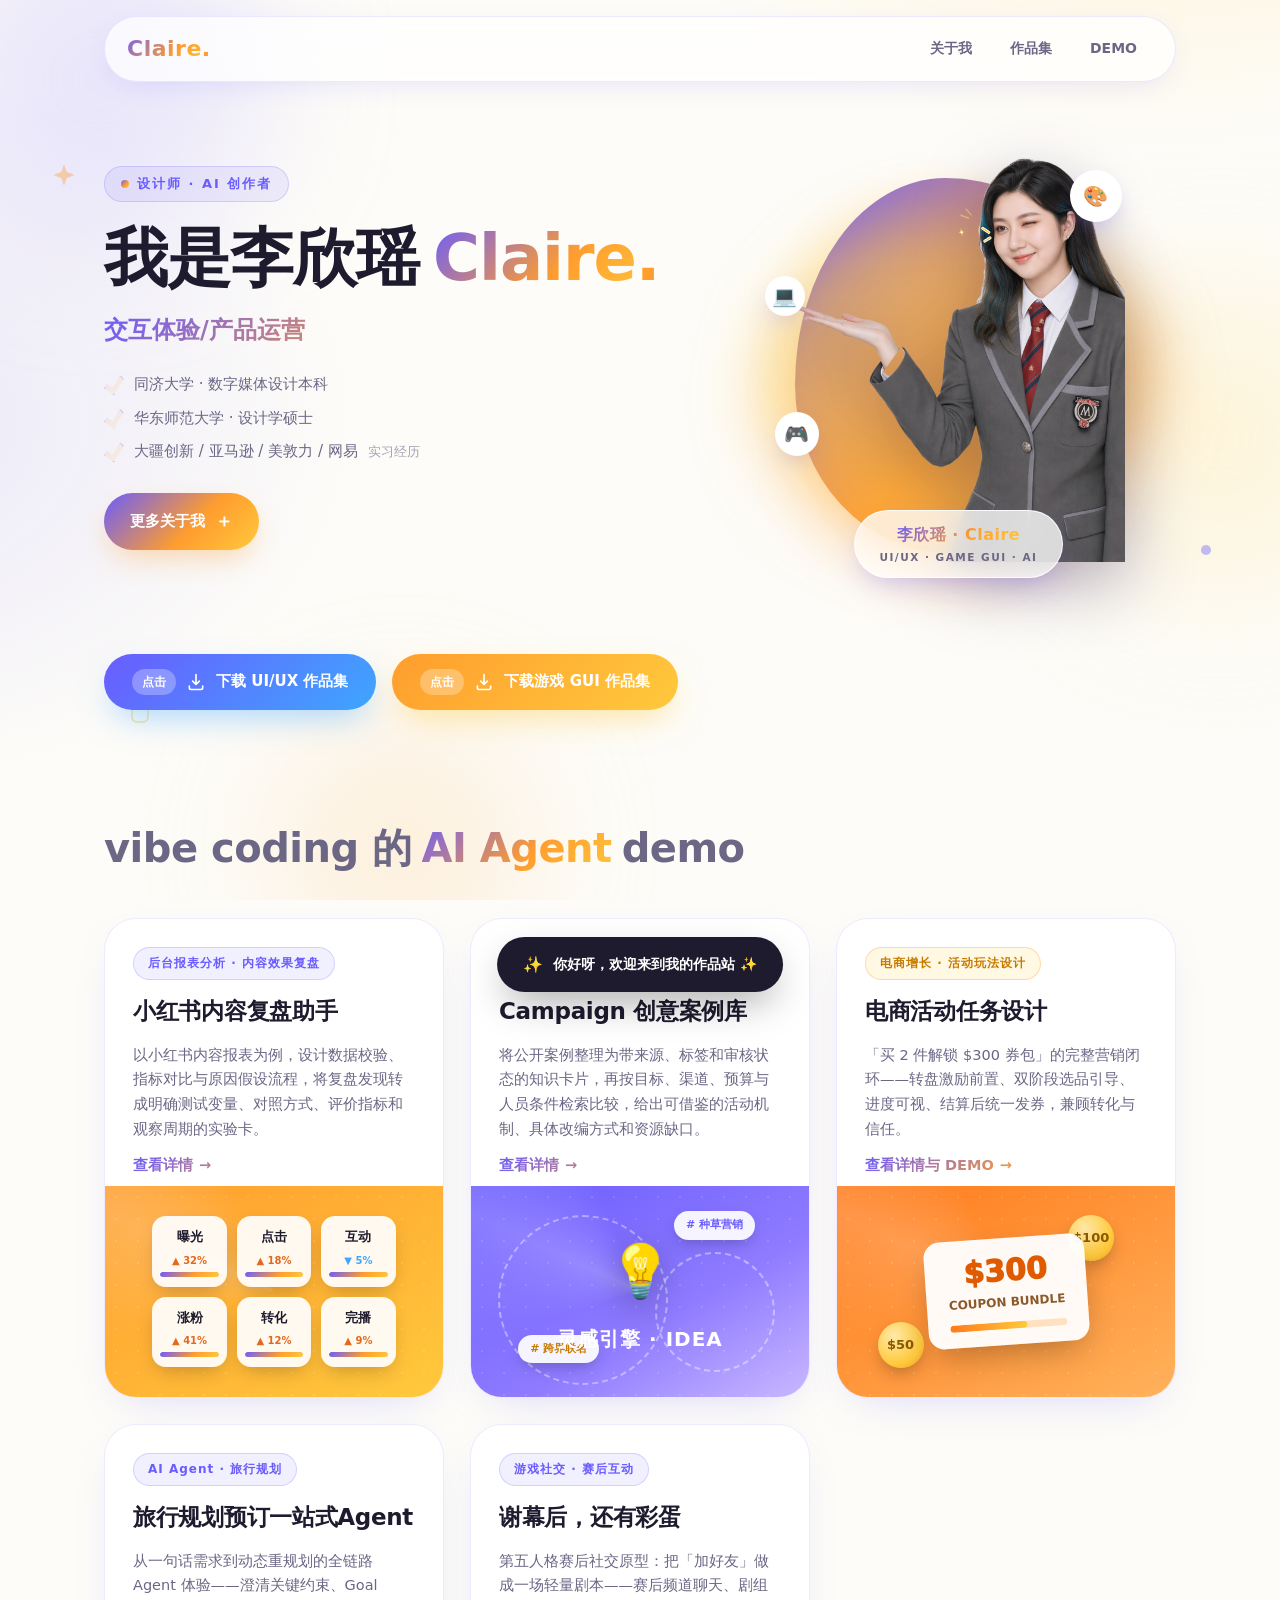
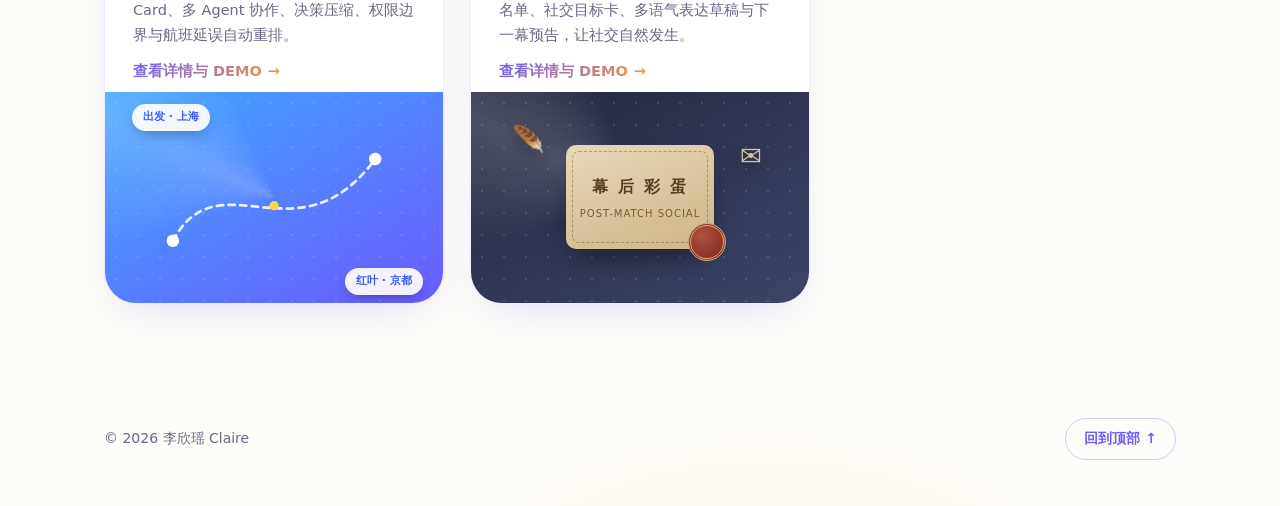
<file: index.html>
<!DOCTYPE html>
<html lang="zh-CN">
<head>
<meta charset="utf-8">
<meta name="viewport" content="width=device-width, initial-scale=1">
<meta name="theme-color" content="#6a5cff">
<meta name="description" content="李欣瑶 Claire 的个人作品站：UI/UX、游戏 GUI 作品集与 Vibe Coding 交互 DEMO。">
<title>李欣瑶 Claire · 个人作品</title>
<link rel="icon" href="assets/images/站点图标.svg">
<link rel="stylesheet" href="assets/css/首页.css">
</head>
<body>

<div class="blobs" aria-hidden="true">
  <div class="blob b1"></div><div class="blob b2"></div><div class="blob b3"></div>
</div>
<div class="floaties" aria-hidden="true">
  <span class="floaty" style="top:18%;left:4%;width:26px;height:26px"><svg viewBox="0 0 24 24" fill="currentColor"><path d="M12 2l2.4 7.2L22 12l-7.6 2.8L12 22l-2.4-7.2L2 12l7.6-2.8z"/></svg></span>
  <span class="floaty" style="top:60%;right:5%;width:20px;height:20px;animation-delay:-2s;color:#6a5cff"><svg viewBox="0 0 24 24" fill="currentColor"><circle cx="12" cy="12" r="6"/></svg></span>
  <span class="floaty" style="top:78%;left:10%;width:24px;height:24px;animation-delay:-4s;color:#ffc93c"><svg viewBox="0 0 24 24" fill="none" stroke="currentColor" stroke-width="2"><rect x="4" y="4" width="16" height="16" rx="5"/></svg></span>
  <span class="floaty" style="top:34%;right:14%;width:18px;height:18px;animation-delay:-1s;color:#3ea6ff"><svg viewBox="0 0 24 24" fill="currentColor"><path d="M12 2l2.4 7.2L22 12l-7.6 2.8L12 22l-2.4-7.2L2 12l7.6-2.8z"/></svg></span>
</div>

<header class="site-header">
  <nav class="navigation" aria-label="主导航">
    <a class="wordmark" href="#about">Claire<span class="wordmark-dot">.</span></a>
    <div class="nav-links">
      <a href="#about">关于我</a><a href="#works">作品集</a><a href="#demos">DEMO</a>
    </div>
  </nav>
</header>

<main id="main">
  <!-- Hero -->
  <section class="intro shell" id="about" aria-labelledby="intro-title">
    <div class="intro-top">
      <div class="intro-copy">
        <p class="eyebrow">设计师 · AI 创作者</p>
        <h1 id="intro-title">我是李欣瑶<span class="english-name">Claire<span class="name-period">.</span></span></h1>
        <p class="intro-lead">交互体验/产品运营</p>
        <div class="intro-facts">
          <p>同济大学 · 数字媒体设计本科</p>
          <p>华东师范大学 · 设计学硕士</p>
          <p>大疆创新 / 亚马逊 / 美敦力 / 网易 <span class="quiet">实习经历</span></p>
        </div>
        <a class="more-about" href="#profile-details" id="profile-toggle" aria-expanded="false" aria-controls="profile-details">更多关于我 <span class="plus" aria-hidden="true">＋</span></a>
      </div>
      <div class="portrait-wrap" aria-hidden="true">
        <div class="portrait-stage">
          <div class="portrait-glow"></div>
          <div class="portrait-glow glow2"></div>
          <span class="orbit o1">🎨</span>
          <span class="orbit o2">🎮</span>
          <span class="orbit o3">💻</span>
          <div class="portrait-card">
            <img class="photo" src="assets/images/Claire-人物.png" alt="">
            <div class="portrait-nameplate">
              <b>李欣瑶 · Claire</b>
              <span>UI/UX · GAME GUI · AI</span>
            </div>
          </div>
        </div>
      </div>
    </div>

    <!-- 详情 -->
    <div class="profile-details" id="profile-details">
      <div class="profile-grid">
        <section class="info-card">
          <h2>教育经历</h2>
          <ul class="profile-list">
            <li><strong>同济大学</strong><span>设计创意学院 · 数字媒体设计 · 本科</span></li>
            <li><strong>华东师范大学</strong><span>设计学院 · 设计学 · 硕士</span></li>
            <li><strong>威尼斯建筑大学</strong><span>设计学院 · 传播设计</span></li>
          </ul>
        </section>
        <section class="info-card">
          <h2>实习经历</h2>
          <ul class="profile-list">
            <li><strong>大疆创新 · 深圳</strong><span>设计创意部 · UI 设计</span></li>
            <li><strong>亚马逊 · 上海</strong><span>APAC MKT · UI 设计 / 创意营销</span></li>
            <li><strong>美敦力 · 上海</strong><span>UX 团队 · UI/UX 设计 / 用户研究</span></li>
            <li><strong>网易 · 上海</strong><span>KK 事业部 · 游戏 UI 设计 / 内容运营</span></li>
          </ul>
        </section>
        <section class="info-card">
          <h2>语言能力</h2>
          <ul class="profile-list">
            <li><strong>英语</strong><span>CET-6 616 分 / CEFR B2</span></li>
            <li><strong>意大利语</strong><span>CEFR A2</span></li>
          </ul>
        </section>
      </div>
      <section class="profile-row"><h2>技能</h2><p>Vibe Coding · 工作流搭建 · 设计验收 · 交互体验 · 用户研究 · 创意内容 · 数据洞察 · 用户增长 · 增长设计</p></section>
      <section class="profile-row"><h2>兴趣</h2><p>旅行（18+ 国、90+ 城市）· 艺术展 / 设计周 / 探店 / 快闪 · 数字绘画 · 射箭 / 网球 · 怪谈 / 神秘学 · 音乐节 / 现场音乐 / 欧美流行 / 摇滚 · 社交媒体与新风向 · 小酌 · 和不同的人交流想法</p></section>
    </div>

    <!-- 下载 -->
    <div class="portfolio-downloads" id="works" aria-label="作品集下载">
      <a class="download-link" href="downloads/李欣瑶-UIUX作品集.pdf" download data-portfolio="uiux">
        <span class="download-instruction">点击</span>
        <svg class="dl-icon" viewBox="0 0 24 24" fill="none" stroke="currentColor" stroke-width="2" stroke-linecap="round" stroke-linejoin="round"><path d="M12 3v12m0 0l-4-4m4 4l4-4"/><path d="M4 17v2a2 2 0 0 0 2 2h12a2 2 0 0 0 2-2v-2"/></svg>
        <span>下载 UI/UX 作品集</span>
      </a>
      <a class="download-link" href="downloads/李欣瑶-游戏GUI作品集.pdf" download data-portfolio="game">
        <span class="download-instruction">点击</span>
        <svg class="dl-icon" viewBox="0 0 24 24" fill="none" stroke="currentColor" stroke-width="2" stroke-linecap="round" stroke-linejoin="round"><path d="M12 3v12m0 0l-4-4m4 4l4-4"/><path d="M4 17v2a2 2 0 0 0 2 2h12a2 2 0 0 0 2-2v-2"/></svg>
        <span>下载游戏 GUI 作品集</span>
      </a>
    </div>
  </section>

  <!-- DEMO -->
  <section class="projects-section" id="demos" aria-labelledby="projects-heading">
    <div class="shell">
      <h2 class="section-title" id="projects-heading"><span class="heading-context">vibe coding 的</span><strong>AI Agent</strong><span class="heading-context">demo</span></h2>
      <div class="project-list">

        <!-- 1 小红书内容复盘助手 -->
        <article class="project-card" data-demo="xhs" tabindex="0" role="button" aria-label="小红书内容复盘助手，查看项目详情">
          <div class="project-copy">
            <p class="agent-card-tag">后台报表分析 · 内容效果复盘</p>
            <h3>小红书内容复盘助手</h3>
            <p class="project-summary">以小红书内容报表为例，设计数据校验、指标对比与原因假设流程，将复盘发现转成明确测试变量、对照方式、评价指标和观察周期的实验卡。</p>
            <span class="project-link">查看详情 <span class="arrow" aria-hidden="true">→</span></span>
          </div>
          <div class="project-preview" aria-hidden="true">
            <div class="cover cover-xhs">
              <div class="cover-dots"></div>
              <div class="cover-grid">
                <div class="mini-card"><b>曝光</b><i class="up">▲ 32%</i><div class="mini-bar"><s></s></div></div>
                <div class="mini-card"><b>点击</b><i class="up">▲ 18%</i><div class="mini-bar"><s></s></div></div>
                <div class="mini-card"><b>互动</b><i class="down">▼ 5%</i><div class="mini-bar"><s></s></div></div>
                <div class="mini-card"><b>涨粉</b><i class="up">▲ 41%</i><div class="mini-bar"><s></s></div></div>
                <div class="mini-card"><b>转化</b><i class="up">▲ 12%</i><div class="mini-bar"><s></s></div></div>
                <div class="mini-card"><b>完播</b><i class="up">▲ 9%</i><div class="mini-bar"><s></s></div></div>
              </div>
            </div>
          </div>
        </article>

        <!-- 2 Campaign 创意案例库 -->
        <article class="project-card alt-tag" data-demo="campaign" tabindex="0" role="button" aria-label="Campaign 创意案例库，查看项目详情">
          <div class="project-copy">
            <p class="agent-card-tag">案例知识管理 · 营销策划支持</p>
            <h3>Campaign 创意案例库</h3>
            <p class="project-summary">将公开案例整理为带来源、标签和审核状态的知识卡片，再按目标、渠道、预算与人员条件检索比较，给出可借鉴的活动机制、具体改编方式和资源缺口。</p>
            <span class="project-link">查看详情 <span class="arrow" aria-hidden="true">→</span></span>
          </div>
          <div class="project-preview" aria-hidden="true">
            <div class="cover cover-campaign">
              <div class="cover-dots"></div>
              <div class="cover-ring r1"></div>
              <div class="cover-ring r2"></div>
              <span class="cover-chip c1"># 种草营销</span>
              <span class="cover-chip c2"># 跨界联名</span>
              <div class="cover-idea">
                <span class="bulb">💡</span>
                <b>灵感引擎 · IDEA</b>
              </div>
            </div>
          </div>
        </article>

        <!-- 3 电商活动任务设计 -->
        <article class="project-card alt-tag" data-demo="commerce" aria-label="电商活动任务设计，查看项目详情">
          <div class="project-copy">
            <p class="agent-card-tag">电商增长 · 活动玩法设计</p>
            <h3>电商活动任务设计</h3>
            <p class="project-summary">「买 2 件解锁 $300 券包」的完整营销闭环——转盘激励前置、双阶段选品引导、进度可视、结算后统一发券，兼顾转化与信任。</p>
            <a class="project-link" href="demos/电商活动.html">查看详情与 DEMO <span class="arrow" aria-hidden="true">→</span></a>
          </div>
          <div class="project-preview" aria-hidden="true">
            <div class="cover cover-commerce">
              <div class="cover-dots"></div>
              <div class="cover-coin k1">$100</div>
              <div class="cover-coin k2">$50</div>
              <div class="cover-ticket">
                <b>$300</b>
                <span>COUPON BUNDLE</span>
                <small><s></s></small>
              </div>
            </div>
          </div>
        </article>

        <!-- 4 旅行规划预订一站式Agent -->
        <article class="project-card" data-demo="trip" aria-label="旅行规划预订一站式Agent，查看项目详情">
          <div class="project-copy">
            <p class="agent-card-tag">AI Agent · 旅行规划</p>
            <h3>旅行规划预订一站式Agent</h3>
            <p class="project-summary">从一句话需求到动态重规划的全链路 Agent 体验——澄清关键约束、Goal Card、多 Agent 协作、决策压缩、权限边界与航班延误自动重排。</p>
            <a class="project-link" href="demos/旅行规划.html">查看详情与 DEMO <span class="arrow" aria-hidden="true">→</span></a>
          </div>
          <div class="project-preview" aria-hidden="true">
            <div class="cover cover-trip">
              <div class="cover-dots"></div>
              <span class="cover-stop s1">出发 · 上海</span>
              <span class="cover-stop s2">红叶 · 京都</span>
              <div class="cover-route">
                <svg viewBox="0 0 300 190" fill="none">
                  <path class="route-line" d="M20 150 C 80 40, 180 180, 280 45" stroke="rgba(255,255,255,.9)" stroke-width="3.5" stroke-linecap="round"/>
                  <circle class="route-dot" cx="20" cy="150" r="8" fill="#fff"/>
                  <circle class="route-dot" cx="150" cy="105" r="6" fill="#ffd54a" style="animation-delay:-1.2s"/>
                  <circle class="route-dot" cx="280" cy="45" r="8" fill="#fff" style="animation-delay:-2.2s"/>
                </svg>
              </div>
            </div>
          </div>
        </article>

        <!-- 5 第五人格赛后社交 -->
        <article class="project-card" data-demo="identity" aria-label="第五人格赛后社交原型，查看项目详情">
          <div class="project-copy">
            <p class="agent-card-tag">游戏社交 · 赛后互动</p>
            <h3>谢幕后，还有彩蛋</h3>
            <p class="project-summary">第五人格赛后社交原型：把「加好友」做成一场轻量剧本——赛后频道聊天、剧组名单、社交目标卡、多语气表达草稿与下一幕预告，让社交自然发生。</p>
            <a class="project-link" href="demos/第五人格.html">查看详情与 DEMO <span class="arrow" aria-hidden="true">→</span></a>
          </div>
          <div class="project-preview" aria-hidden="true">
            <div class="cover cover-identity">
              <div class="cover-dots"></div>
              <span class="cover-feather f1">🪶</span>
              <span class="cover-feather f2">✉️</span>
              <div class="cover-envelope">
                <b>幕 后 彩 蛋</b>
                <span>POST-MATCH SOCIAL</span>
                <i class="cover-seal"></i>
              </div>
            </div>
          </div>
        </article>

      </div>
    </div>
  </section>
</main>

<footer class="site-footer shell"><span>© 2026 李欣瑶 Claire</span><a href="#about">回到顶部 ↑</a></footer>
<div class="toast" id="toast" role="status" aria-live="polite">你好呀，欢迎来到我的作品站 ✨</div>

<!-- 详情弹层 -->
<div class="modal-mask" id="modal-mask" role="dialog" aria-modal="true" aria-hidden="true" aria-labelledby="modal-title">
  <div class="demo-modal">
    <div class="demo-modal-head">
      <p class="agent-card-tag" id="modal-tag"></p>
      <button class="demo-modal-close" id="modal-close" aria-label="关闭详情">×</button>
    </div>
    <div class="demo-modal-body">
      <h3 id="modal-title"></h3>
      <p class="modal-sub" id="modal-sub"></p>
      <div class="modal-sec"><h4>项目背景</h4><div id="modal-bg"></div></div>
      <div class="modal-sec"><h4>关键流程</h4><ol class="flow-list" id="modal-flows"></ol></div>
      <div class="modal-sec"><h4>设计亮点</h4><div class="hl-chips" id="modal-hl"></div></div>
      <div class="demo-frame-wrap" id="modal-frame-wrap" hidden>
        <div class="demo-frame-toolbar"><span class="demo-frame-label" id="modal-frame-label" role="status"></span><a id="modal-open-demo" class="demo-open-link" target="_blank" rel="noopener">独立打开 DEMO ↗</a></div>
        <iframe class="demo-frame" id="modal-frame" title="交互 Demo 预览" referrerpolicy="no-referrer" sandbox="allow-scripts allow-same-origin"></iframe>
      </div>
      <div class="modal-actions"><button class="modal-btn" id="modal-close-btn">关闭</button></div>
    </div>
  </div>
</div>

<noscript><p class="shell">可通过项目链接独立打开三个 DEMO；项目详情弹层需要启用 JavaScript。</p></noscript>
<script src="assets/js/项目数据.js"></script>
<script src="assets/js/首页.js"></script>
</body>
</html>
</file>
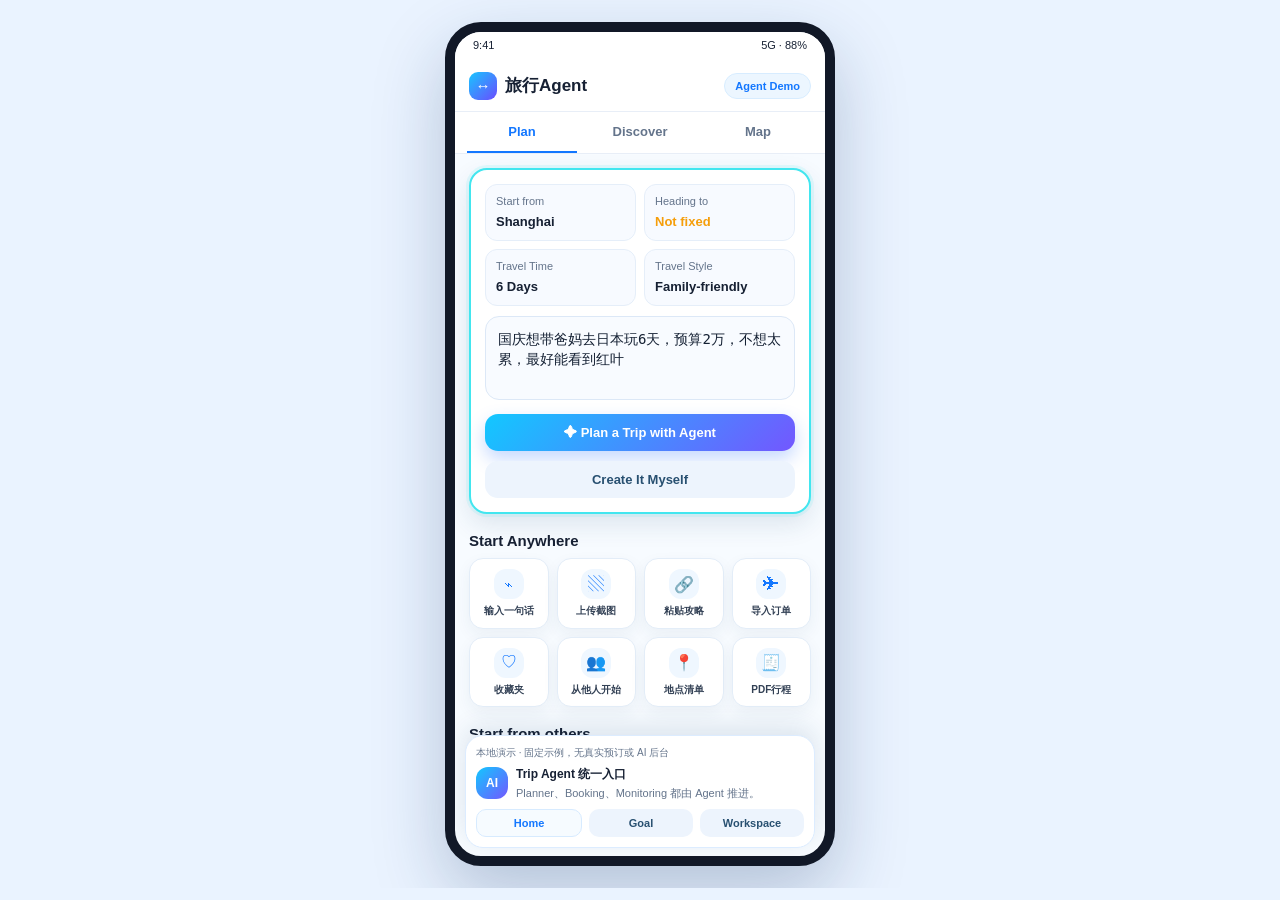
<file: demos/旅行规划.html>
<!DOCTYPE html>
<html lang="zh-CN">
<head>
<link rel="stylesheet" href="../assets/css/旅行规划.css">

<meta charset="UTF-8" />
<meta name="viewport" content="width=device-width, initial-scale=1.0"/>
<title>旅行规划预订一站式Agent</title>
<link rel="stylesheet" href="../assets/css/旅行规划-补充2.css">
</head>
<body>
<div class="phone">
  <div class="status"><span>9:41</span><span>5G · 88%</span></div>
  <div class="app">
    <div class="topbar">
      <div class="brand" title="旅行规划预订一站式Agent"><div class="brand-icon">↔</div>旅行Agent</div>
      <div class="agent-pill" id="agentPill">Agent Demo</div>
    </div>

    <div class="nav">
      <button id="navPlan" class="active">Plan</button>
      <button id="navDiscover">Discover</button>
      <button id="navMap">Map</button>
    </div>

    <div class="content">

      <!-- Flow 1 Home -->
      <section class="screen active" id="home">
        <div class="card cyan-card">
          <div class="field-grid">
            <div class="field-box">
              <label>Start from</label>
              <b>Shanghai</b>
            </div>
            <div class="field-box">
              <label>Heading to</label>
              <b class="warn">Not fixed</b>
            </div>
            <div class="field-box">
              <label>Travel Time</label>
              <b>6 Days</b>
            </div>
            <div class="field-box">
              <label>Travel Style</label>
              <b>Family-friendly</b>
            </div>
          </div>

          <div style="margin-top:10px">
            <textarea>国庆想带爸妈去日本玩6天，预算2万，不想太累，最好能看到红叶</textarea>
          </div>

          <button class="btn gradient full" onclick="go('clarify','Plan')">✦ Plan a Trip with Agent</button>
          <button class="btn secondary full">Create It Myself</button>
        </div>

        <div class="section">Start Anywhere</div>
        <div class="start-grid">
          <div class="start-item"><div class="ico">⌁</div><span>输入一句话</span></div>
          <div class="start-item"><div class="ico">▧</div><span>上传截图</span></div>
          <div class="start-item"><div class="ico">🔗</div><span>粘贴攻略</span></div>
          <div class="start-item"><div class="ico">✈</div><span>导入订单</span></div>
          <div class="start-item"><div class="ico">♡</div><span>收藏夹</span></div>
          <div class="start-item"><div class="ico">👥</div><span>从他人开始</span></div>
          <div class="start-item"><div class="ico">📍</div><span>地点清单</span></div>
          <div class="start-item"><div class="ico">🧾</div><span>PDF行程</span></div>
        </div>

        <div class="section">Start from others</div>
        <div class="inspo-row">
          <div class="inspo-mini bg1" onclick="go('explore','Discover')">
            <b>京都红叶慢游</b>
            <span>4.8分 · 适合父母 · 可改成6天</span>
          </div>
          <div class="inspo-mini bg2">
            <b>曼谷亲子轻松线</b>
            <span>低预算 · 酒店友好 · 少换乘</span>
          </div>
          <div class="inspo-mini bg3">
            <b>瑞士火车风景线</b>
            <span>高预算 · 视觉体验强</span>
          </div>
          <div class="inspo-mini bg4">
            <b>首尔周末购物</b>
            <span>短途 · 城市便利</span>
          </div>
        </div>

        <div class="section">My Itineraries</div>
        <div class="card">
          <div class="trip-object">
            <div class="progress-ring"><div>72%</div></div>
            <div style="flex:1">
              <div class="title" style="margin:0">京都红叶家庭旅行</div>
              <div class="sub">已确认航班 / 酒店 / 接送机，仍有 4 项待办</div>
            </div>
            <button class="btn small light" onclick="go('tripobject','Plan')">继续</button>
          </div>
        </div>
      </section>

      <!-- Flow 2 Clarify -->
      <section class="screen" id="clarify">
        <div class="agent-card">
          <b>Trip Agent 正在澄清关键约束</b>
          <p>我不会让你填完整表单，只确认会影响方案质量的条件。带父母看红叶时，体力、酒店位置和航班方式会直接影响路线。</p>
        </div>

        <div class="card">
          <div class="title">父母能接受的旅行节奏？</div>
          <div class="sub">京都红叶景点分散，这会影响酒店区域、每日景点数量和交通方式。</div>
          <div class="chips">
            <div class="chip">轻松陪伴型 · 4-6km/天</div>
            <div class="chip selected">舒适游览型 · 6-8km/天</div>
            <div class="chip">充实打卡型 · 10km+/天</div>
          </div>
        </div>

        <div class="card">
          <div class="title">酒店更看重什么？</div>
          <div class="chips">
            <div class="chip selected">靠近地铁</div>
            <div class="chip selected">含早餐</div>
            <div class="chip">温泉体验</div>
            <div class="chip">房间更大</div>
          </div>
        </div>

        <div class="card">
          <div class="title">是否接受转机？</div>
          <div class="sub">直飞更省心，但国庆价格可能高约 ¥1,200。</div>
          <div class="chips">
            <div class="chip selected">直飞优先</div>
            <div class="chip">短转机可接受</div>
            <div class="chip">两种都保留</div>
          </div>
        </div>

        <div class="card cyan-card">
          <div class="title">Trip Goal Card 正在生成</div>
          <div class="goal-row"><span>Travelers</span><span>3人，含父母</span></div>
          <div class="goal-row"><span>Preference</span><span>红叶 / 温泉 / 低强度</span></div>
          <div class="goal-row"><span>Walking</span><span>6-8km/天</span></div>
          <div class="goal-row"><span>Flight</span><span>直飞优先</span></div>
          <div class="confidence"><div></div></div>
          <div class="sub">理解置信度 86%，仍可在下一步编辑。</div>
          <button class="btn gradient full" onclick="go('goal','Plan')">确认需求，开始 DeepDive</button>
        </div>
      </section>

      <!-- Flow 3 Goal + Stepper -->
      <section class="screen" id="goal">
        <div class="card cyan-card">
          <div class="title">Trip Goal Card</div>
          <div class="goal-row"><span>From</span><span>Shanghai</span></div>
          <div class="goal-row"><span>Destination</span><span class="warn">Japan / 城市待推荐</span></div>
          <div class="goal-row"><span>Time</span><span>National Holiday · 6 Days</span></div>
          <div class="goal-row"><span>Travelers</span><span>3 adults · parents included</span></div>
          <div class="goal-row"><span>Budget</span><span>¥20,000</span></div>
          <div class="goal-row"><span>Preference</span><span>Red leaves / Hot spring / Low intensity</span></div>
          <div class="goal-row"><span>Avoid</span><span>Long walking / Too many transfers</span></div>
          <button class="btn secondary full">Edit any field</button>
        </div>

        <div class="card">
          <div class="title">Agent Stepper</div>
          <div class="stepper">
            <div class="step"><div class="dot">✓</div><div>已理解目标：家庭出行、红叶、预算、低强度</div></div>
            <div class="step"><div class="dot">✓</div><div>已澄清关键约束：体力、酒店、航班</div></div>
            <div class="step running"><div class="dot">…</div><div>正在筛目的地：排除节奏过紧和预算风险方案</div></div>
            <div class="step"><div class="dot">○</div><div>准备校验航班、酒店、路线和门票</div></div>
          </div>
        </div>

        <div class="card">
          <div class="title">Multi-Agent Collaboration</div>
          <div class="agent-grid">
            <div class="agent-mini"><b>Flight Agent</b><div class="bar"><div style="width:72%"></div></div></div>
            <div class="agent-mini"><b>Hotel Agent</b><div class="bar"><div style="width:64%"></div></div></div>
            <div class="agent-mini"><b>Route Agent</b><div class="bar"><div style="width:55%"></div></div></div>
            <div class="agent-mini"><b>Budget Agent</b><div class="bar"><div style="width:80%"></div></div></div>
          </div>
          <button class="btn gradient full" onclick="go('explore','Discover')">查看灵感候选</button>
        </div>
      </section>

      <!-- Flow 4 Explore + Shortlist -->
      <section class="screen" id="explore">
        <div class="agent-card">
          <b>Discover · DeepDive Thinking</b>
          <p>我先保留 3 个候选方向。你收藏、加入或不感兴趣的反馈，会实时更新偏好模型。</p>
        </div>

        <div class="card">
          <div class="title">Preference Model</div>
          <div class="pref-row"><b>红叶</b><div class="bar"><div style="width:90%"></div></div><span>90%</span></div>
          <div class="pref-row"><b>低强度</b><div class="bar"><div style="width:85%"></div></div><span>85%</span></div>
          <div class="pref-row"><b>温泉</b><div class="bar"><div style="width:72%"></div></div><span>72%</span></div>
          <div class="pref-row"><b>购物</b><div class="bar"><div style="width:20%"></div></div><span>20%</span></div>
        </div>

        <div class="destination-card">
          <div class="destination-hero bg1">
            <h3>Kyoto + Nara</h3>
            <span>红叶稳定 · 节奏舒缓 · 父母友好</span>
          </div>
          <div class="destination-body">
            <div class="metrics">
              <div class="metric"><b>92%</b><span>Match</span></div>
              <div class="metric"><b>¥18.4k</b><span>Budget</span></div>
              <div class="metric"><b>7km</b><span>Walk/day</span></div>
            </div>
            <div class="sub">为什么适合：红叶体验强，跨城少，酒店可集中在京都地铁沿线。</div>
            <div class="action-row">
              <button class="btn small gradient" onclick="addShort('京都+奈良')">加入候选</button>
              <button class="btn small light">收藏</button>
              <button class="btn small secondary">解释</button>
            </div>
          </div>
        </div>

        <div class="destination-card">
          <div class="destination-hero bg2">
            <h3>Kyushu Hot Spring</h3>
            <span>温泉体验强 · 路线轻松 · 红叶弱一些</span>
          </div>
          <div class="destination-body">
            <div class="metrics">
              <div class="metric"><b>84%</b><span>Match</span></div>
              <div class="metric"><b>¥17.6k</b><span>Budget</span></div>
              <div class="metric"><b>5km</b><span>Walk/day</span></div>
            </div>
            <div class="sub">为什么适合：父母体力压力更小；取舍是红叶确定性低于京都。</div>
            <div class="action-row">
              <button class="btn small gradient" onclick="addShort('九州温泉')">加入候选</button>
              <button class="btn small light">收藏</button>
              <button class="btn small secondary">不感兴趣</button>
            </div>
          </div>
        </div>

        <div class="destination-card">
          <div class="destination-hero bg3">
            <h3>Tokyo Suburb</h3>
            <span>交通便利 · 预算较低 · 红叶体验次优</span>
          </div>
          <div class="destination-body">
            <div class="metrics">
              <div class="metric"><b>76%</b><span>Match</span></div>
              <div class="metric"><b>¥16.8k</b><span>Budget</span></div>
              <div class="metric"><b>6km</b><span>Walk/day</span></div>
            </div>
            <div class="sub">为什么保留：交通最稳，适合作为预算优先备选。</div>
            <div class="action-row">
              <button class="btn small gradient" onclick="addShort('东京周边')">加入候选</button>
              <button class="btn small light">收藏</button>
              <button class="btn small secondary">不感兴趣</button>
            </div>
          </div>
        </div>

        <div class="shortlist">
          <div class="title" style="font-size:13px;margin-bottom:4px">Shortlist</div>
          <div class="sub" id="shortText">已加入：京都+奈良</div>
          <button class="btn gradient full" onclick="go('decision','Discover')">让 Agent 生成可执行方案</button>
        </div>
      </section>

      <!-- Flow 5 Decision -->
      <section class="screen" id="decision">
        <div class="card cyan-card">
          <div class="title">Decision Compression</div>
          <div class="stats">
            <div class="stat"><b>126</b><span>flights</span></div>
            <div class="stat"><b>48</b><span>hotels</span></div>
            <div class="stat"><b>32</b><span>attractions</span></div>
            <div class="stat"><b>3</b><span>plans kept</span></div>
          </div>
        </div>

        <div class="card">
          <div class="title">已排除的方向</div>
          <div class="sub">东京+大阪双城：换酒店频繁，节奏偏紧。<br>北海道：国庆红叶稳定性不足，机票成本高。<br>东京市区：红叶体验弱于京都周边。</div>
        </div>

        <div class="card plan-card recommend">
          <div class="rec">Recommended</div>
          <div class="title">Plan C｜京都 + 奈良低强度红叶线</div>
          <div class="price">¥18,420</div>
          <div class="badge-row">
            <span class="badge green">Live Price</span>
            <span class="badge green">Verified Hours</span>
            <span class="badge">Estimated Traffic</span>
            <span class="badge">Real Reviews</span>
            <span class="badge green">Refundable</span>
          </div>
          <div class="sub">推荐依据：预算内保留红叶和温泉体验，换酒店 1 次，每日步行约 7km，符合父母舒适游览。</div>
        </div>

        <div class="card plan-card">
          <div class="title">Plan A｜东京周边轻松线</div>
          <div class="price">¥16,800</div>
          <div class="sub">如果更在意预算，可切换到 A。便宜约 ¥1,600，但红叶体验和温泉弱一些。</div>
        </div>

        <div class="card plan-card">
          <div class="title">Plan B｜九州温泉线</div>
          <div class="price">¥17,600</div>
          <div class="sub">如果更在意温泉和少走路，可切换到 B。红叶确定性低于京都。</div>
        </div>

        <div class="card">
          <div class="title">关键差异</div>
          <table>
            <tr><th></th><th>东京</th><th>九州</th><th>京都奈良</th></tr>
            <tr><td>红叶体验</td><td>中</td><td>中</td><td>高</td></tr>
            <tr><td>父母友好</td><td>高</td><td>高</td><td>高</td></tr>
            <tr><td>预算压力</td><td>低</td><td>中</td><td>中</td></tr>
            <tr><td>温泉</td><td>低</td><td>高</td><td>中</td></tr>
          </table>
          <button class="btn gradient full" onclick="go('workspace','Map')">采纳推荐，进入 Trip Workspace</button>
        </div>
      </section>

      <!-- Flow 6 Workspace -->
      <section class="screen" id="workspace">
        <div class="map">
          <div class="map-conflict">Day 3 traffic risk</div>
        </div>

        <div class="day-tabs">
          <button>Overview</button>
          <button class="active">Day 2</button>
          <button>Day 3</button>
          <button>Day 4</button>
        </div>

        <div class="card cyan-card">
          <div class="health">
            <div class="score"><div>86</div></div>
            <div>
              <div class="title" style="margin-bottom:4px">Trip Health</div>
              <div class="checklist">
                <span>✓ Budget within range</span>
                <span>✓ Daily walking suitable</span>
                <span>✓ Hotel area matched</span>
                <span class="warning">⚠ Day 3 traffic time is long</span>
                <span class="warning">⚠ Nara experience needs reservation</span>
              </div>
            </div>
          </div>
        </div>

        <div class="workspace-grid">
          <div class="mini-panel"><b>Budget Risk</b><span>¥18,420 / ¥20,000<br>剩余 ¥1,580</span></div>
          <div class="mini-panel"><b>Booking Status</b><span>Flights ready<br>Hotel inventory checking</span></div>
          <div class="mini-panel"><b>Tasks</b><span>4 items pending<br>eSIM / Insurance / Entry</span></div>
          <div class="mini-panel"><b>Travelers</b><span>Mom confirmed<br>Dad waiting</span></div>
        </div>

        <div class="card">
          <div class="title">Day 2｜Kyoto Red Leaves</div>
          <div class="timeline-item">
            <div class="num">1</div>
            <div class="poi">
              <b>Arashiyama Bamboo Grove</b>
              <p>09:30 · stay 120min · Verified Hours · Walking Medium</p>
              <button class="btn small secondary" onclick="showImpact()">拖拽调整</button>
            </div>
          </div>
          <div class="timeline-item">
            <div class="num">2</div>
            <div class="poi">
              <b>Sagano Tofu Lunch</b>
              <p>13:00 · Real Reviews · 距上一地点 12min</p>
            </div>
          </div>
          <div class="timeline-item">
            <div class="num">3</div>
            <div class="poi">
              <b>Hot Spring Hotel Check-in</b>
              <p>15:30 · Refundable · 距地铁 450m</p>
            </div>
          </div>
        </div>

        <button class="btn gradient full" onclick="go('action','Plan')">锁定方案，进入 Action Center</button>
      </section>

      <!-- Flow 7 Action Center -->
      <section class="screen" id="action">
        <div class="agent-card">
          <b>Agent Action Center</b>
          <p>我会展示每个执行动作。支付、改签、取消等高风险操作必须由你确认。</p>
        </div>

        <div class="card cyan-card">
          <div class="title">Agent 正在执行</div>
          <div class="exec-row">
            <div class="status-dot">✓</div>
            <div class="exec-main"><b>锁定航班价格 10 分钟</b><p>上海 → 大阪往返，避开红眼航班。</p></div>
          </div>
          <div class="exec-row">
            <div class="status-dot">✓</div>
            <div class="exec-main"><b>填写常用乘机人</b><p>已读取 3 位常用旅客，等待你确认。</p></div>
          </div>
          <div class="exec-row">
            <div class="status-dot">✓</div>
            <div class="exec-main"><b>应用会员优惠券 ¥320</b><p>已选择当前组合最优优惠。</p></div>
          </div>
          <div class="exec-row">
            <div class="status-dot pending">…</div>
            <div class="exec-main"><b>确认温泉酒店库存</b><p>正在校验 5 晚连住和取消政策。</p></div>
          </div>
          <div class="exec-row">
            <div class="status-dot wait">○</div>
            <div class="exec-main"><b>等待支付确认</b><p>支付不会由 Agent 自动完成。</p></div>
          </div>
        </div>

        <div class="card">
          <div class="title">Ready to Book</div>
          <div class="goal-row"><span>Flights</span><span>¥7,440</span></div>
          <div class="goal-row"><span>Hotel</span><span>¥5,960</span></div>
          <div class="goal-row"><span>Tickets</span><span>¥1,260</span></div>
          <div class="goal-row"><span>Airport Transfer</span><span>¥1,480</span></div>
          <div class="goal-row"><span>Coupon</span><span style="color:#16a34a">-¥320</span></div>
        </div>

        <div class="card">
          <div class="title">Permission Boundaries</div>
          <div class="permission"><span>价格监控 / 使用优惠券</span><span>Auto</span></div>
          <div class="permission"><span>锁定资源 / 填写乘机人</span><span>Confirm</span></div>
          <div class="permission"><span>支付 / 改签 / 取消</span><span>Manual</span></div>
        </div>

        <div class="handoff">
          复杂情况可转真人旅行顾问：签证、特殊老人需求、多城市高价值订单。
        </div>

        <button class="btn gradient full" onclick="previewBooking()">查看预订完成示例（不付款）</button>
      </section>

      <!-- Trip Object -->
      <section class="screen" id="tripobject">
        <div class="object-header">
          <h2>我的京都旅行</h2>
          <p>Trip Object · 完成度 72% · Agent 正在持续管理</p>
        </div>

        <div class="card">
          <div class="title">已确认</div>
          <div class="todo-group">
            <div class="todo done">✓ 航班已出票</div>
            <div class="todo done">✓ 酒店已确认</div>
            <div class="todo done">✓ 机场接送</div>
            <div class="todo done">✓ 日历同步</div>
          </div>
        </div>

        <div class="card">
          <div class="title">待完成</div>
          <div class="todo-group">
            <div class="todo wait">○ 奈良体验预约</div>
            <div class="todo wait">○ 流量卡</div>
            <div class="todo wait">○ 旅行保险</div>
            <div class="todo wait">○ 入境材料</div>
          </div>
        </div>

        <div class="card">
          <div class="title">Execution Log</div>
          <div class="sub">
            14:20 锁定航班价格<br>
            14:21 应用会员优惠券 ¥320<br>
            14:23 用户确认支付<br>
            14:24 酒店预订成功<br>
            14:25 同步日历和同行人行程单
          </div>
        </div>

        <div class="card cyan-card">
          <div class="title">Monitoring</div>
          <div class="sub">Agent 正在监测航班、天气、酒店入住、景点开放、门票库存和当地交通。</div>
          <button class="btn gradient full" onclick="go('replan','Map')">模拟航班延误</button>
        </div>
      </section>

      <!-- Flow 8 Dynamic Re-plan -->
      <section class="screen" id="replan">
        <div class="agent-card" style="border-left-color:#f97316">
          <b style="color:#f97316">Flight delayed by 2h</b>
          <p>Agent 已检测到航班延误，并评估对酒店、接送机、晚餐和 Day 1 景点的影响。</p>
        </div>

        <div class="card">
          <div class="title">Impact Scope</div>
          <div class="impact-grid">
            <div class="impact"><b>酒店入住</b><p>预计延后至 20:30，需要通知酒店。</p></div>
            <div class="impact"><b>机场接送</b><p>原司机等待时间不足，需要改时间。</p></div>
            <div class="impact"><b>晚餐预约</b><p>可能无法按时到达。</p></div>
            <div class="impact"><b>Day 1 景点</b><p>清水寺夜间参观需要取消或改期。</p></div>
          </div>
        </div>

        <div class="card">
          <div class="title">Alternative Plans</div>
          <div class="alt">
            <b>A｜保留原安排</b>
            <p>风险：晚餐可能错过，接送机可能产生等待费。</p>
          </div>
          <div class="alt recommend">
            <b>B｜推荐：改晚餐 + 调整接送机</b>
            <p>费用 +¥0。不影响 Day 2 核心红叶行程。Agent 可通知酒店、修改接送机、同步同行人。</p>
          </div>
          <div class="alt">
            <b>C｜改签更早航班</b>
            <p>费用 +¥1,200。可保留 Day 1 晚餐，但预算接近上限。</p>
          </div>
          <button class="btn gradient full" onclick="showAdjustDone()">授权 Agent 执行方案 B</button>
        </div>
      </section>

    </div>

    <!-- Bottom Agent Action Panel -->
    <div class="bottom-agent">
      <div class="demo-notice">本地演示 · 固定示例，无真实预订或 AI 后台</div>
      <div class="line1">
        <div class="avatar">AI</div>
        <div class="agent-text">
          <b id="agentTitle">Trip Agent 统一入口</b>
          <span id="agentDesc">Planner、Booking、Monitoring 都由 Agent 推进。</span>
        </div>
      </div>
      <div class="action-row">
        <button class="btn small light" onclick="go('home','Plan')">Home</button>
        <button class="btn small secondary" onclick="go('goal','Plan')">Goal</button>
        <button class="btn small secondary" onclick="go('workspace','Map')">Workspace</button>
      </div>
    </div>
  </div>

  <!-- Local feedback for prototype-only controls -->
  <div id="demoFeedback" class="demo-feedback" role="status" aria-live="polite" hidden></div>

  <!-- Impact Modal -->
  <div class="modal-mask" id="impactModal">
    <div class="modal">
      <div class="title">Impact Preview</div>
      <div class="sub">拖拽后，Agent 已重新计算路线和当天负担。</div>
      <div class="goal-row"><span>交通时间</span><span class="warn">+32min</span></div>
      <div class="goal-row"><span>步行距离</span><span class="warn">+1.8km</span></div>
      <div class="goal-row"><span>晚餐预约</span><span class="warn">可能延迟 20min</span></div>
      <div class="agent-card" style="margin-top:10px">
        <b>Agent Suggestion</b>
        <p>将晚餐换到酒店附近，可减少 40min 路程，父母步行仍控制在 7km 内。</p>
      </div>
      <button class="btn gradient full" onclick="hideImpact(true)">应用 Agent 建议</button>
      <button class="btn secondary full" onclick="hideImpact(false)">保留我的调整</button>
    </div>
  </div>

  <!-- Adjust Done Modal -->
  <div class="modal-mask" id="adjustModal">
    <div class="modal">
      <div class="success">✓</div>
      <div class="title" style="text-align:center">本地调整结果示例</div>
      <div class="sub">固定演示内容，未联系酒店、修改预约或同步真实订单。</div>
      <div class="card" style="box-shadow:none;margin-top:10px">
        <div class="exec-row">
          <div class="status-dot">✓</div>
          <div class="exec-main"><b>酒店已收到延迟入住通知</b><p>确认可 20:30 后入住。</p></div>
        </div>
        <div class="exec-row">
          <div class="status-dot">✓</div>
          <div class="exec-main"><b>接送机已改为 20:40</b><p>无额外费用。</p></div>
        </div>
        <div class="exec-row">
          <div class="status-dot">✓</div>
          <div class="exec-main"><b>晚餐已取消</b><p>无手续费。</p></div>
        </div>
        <div class="exec-row">
          <div class="status-dot">✓</div>
          <div class="exec-main"><b>同步订单 / 地图 / 日历 / 同行人</b><p>所有版本已更新。</p></div>
        </div>
      </div>
      <button class="btn gradient full" onclick="hideAdjustDone()">完成</button>
    </div>
  </div>

</div>

<script src="../assets/js/旅行规划.js"></script>
</body>
</html>
</file>
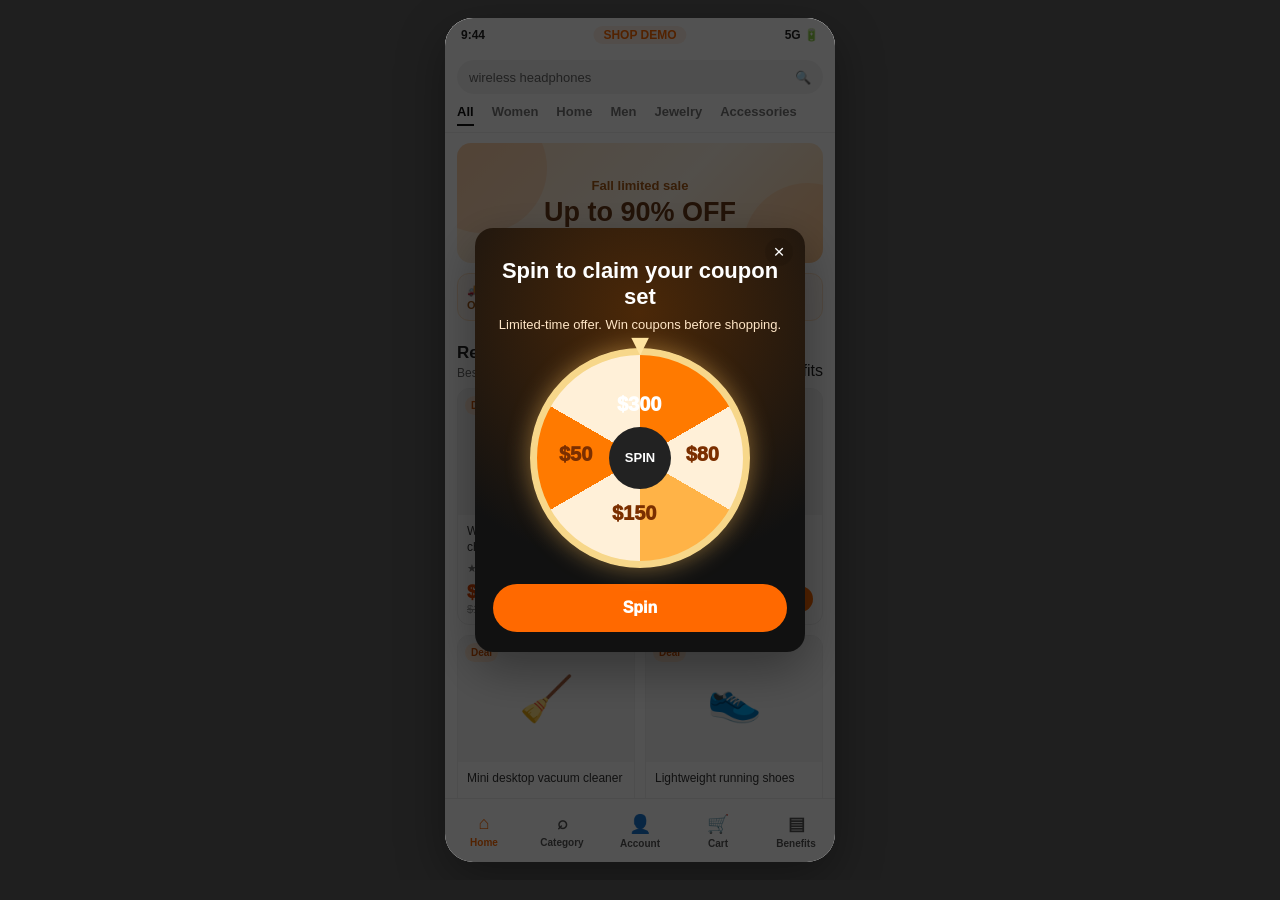
<file: demos/电商活动.html>
<!DOCTYPE html>
<html lang="en">
<head>
<link rel="stylesheet" href="../assets/css/电商活动.css">

<meta charset="UTF-8" />
<meta name="viewport" content="width=device-width, initial-scale=1.0" />
<title>电商活动任务设计</title>
<link rel="stylesheet" href="../assets/css/电商活动-补充2.css">
</head>

<body>
<div class="phone">
  <div class="status">
    <span>9:44</span>
    <span class="campaign-pill" title="电商活动任务设计">SHOP DEMO</span>
    <span>5G 🔋</span>
  </div>

  <!-- HOME / CAMPAIGN SHOPPING FEED -->
  <section id="home" class="screen active">
    <div class="home-header">
      <div class="search-row">
        <div class="search">wireless headphones <span>🔍</span></div>
      </div>
      <div class="cat-row">
        <div class="active">All</div>
        <div>Women</div>
        <div>Home</div>
        <div>Men</div>
        <div>Jewelry</div>
        <div>Accessories</div>
      </div>
    </div>

    <div class="hero-banner">
      <h1>
        <small>Fall limited sale</small>
        Up to 90% OFF
      </h1>
    </div>

    <div class="benefits">
      <div class="benefit">🚚 Free shipping<span>On all orders</span></div>
      <div class="benefit">↩ Free returns<span>Within 90 days</span></div>
    </div>

    <div id="activityBar" class="activity-bar">
      <div class="activity-top">
        <strong id="activityTitle">$300 Coupon Bundle</strong>
        <span class="timer">Ends in 23:58:52</span>
      </div>
      <div class="activity-body">
        <div class="progress-line">
          <span id="progressLabel">Buy 2 eligible items</span>
          <span class="progress-count" id="progressCount">0 / 2</span>
        </div>
        <div class="bar"><div id="fill" class="fill"></div></div>
        <div id="activityMsg" class="activity-msg">
          Select 2 items from this feed. Coupons are issued after successful payment.
        </div>
      </div>
    </div>

    <div class="section-title">
      <div>
        <h3 id="feedTitle">Recommended deals</h3>
        <p id="feedDesc">Best sellers with free shipping</p>
      </div>
      <span class="link" onclick="openRules()">Benefits</span>
    </div>

    <div id="filters" class="filters">
      <div class="filter active" onclick="setFilter('easy', this)">Easy add-ons</div>
      <div class="filter" onclick="setFilter('under5', this)">Under $5</div>
      <div class="filter" onclick="setFilter('related', this)">Recommended</div>
    </div>

    <div id="grid" class="grid"></div>
  </section>

  <!-- CHECKOUT -->
  <section id="checkout" class="screen">
    <div class="topbar">
      <div class="back" onclick="goHome()">‹</div>
      <div class="top-title">Order confirmation</div>
    </div>

    <div class="checkout-reward">
      <h3>$300 Coupon Bundle unlocked</h3>
      <p>
        You selected 2 eligible items. Your coupon bundle will be issued immediately after successful payment.
        This reward is not applied to the current order.
      </p>
      <div class="check-steps">
        <div class="check-step"><div class="circle">✓</div>2 eligible items selected</div>
        <div class="check-step"><div class="circle">✓</div>$300 coupon bundle unlocked</div>
        <div class="check-step pending"><div class="circle pending">3</div>Complete payment to receive coupons</div>
      </div>
    </div>

    <div class="box">
      <div class="box-title">Shipping address</div>
      <div class="muted">
        Pihao he · +1 9396251243<br/>
        Address line 1, Address line 2<br/>
        Wann, OK 18987, United States
      </div>
    </div>

    <div class="box">
      <div class="box-title">Payment method</div>
      <div class="pay-main">
        <span>● Credit card ending in 7408</span>
        <span class="link" onclick="togglePay()">More</span>
      </div>
      <div id="morePay" class="more-pay">
        <div class="pay-option">○ Mobile wallet</div>
        <div class="pay-option">○ Online wallet</div>
        <div class="pay-option">○ Account balance</div>
        <div class="pay-option">○ Pay in 4 installments</div>
        <div class="pay-option">○ Monthly installments</div>
        <div class="pay-option">○ Bank transfer</div>
      </div>
      <p class="muted">Demo only. No payment details are collected and no money is charged.</p>
    </div>

    <div class="box">
      <div class="box-title">Order summary</div>
      <div id="summaryItems"></div>
      <div class="row"><span>Shipping</span><span>Free</span></div>
      <div class="row"><span>Estimated tax</span><span id="tax">$0.00</span></div>
      <div class="row total"><span>Order total</span><span id="total">$0.00</span></div>
      <div class="row"><span>Reward after payment</span><strong style="color:#ff6900">+$300 coupons</strong></div>
    </div>
  </section>

  <!-- SUCCESS -->
  <section id="success" class="screen success">
    <div class="success-icon">✓</div>
    <h2>Demo order complete</h2>
    <p class="muted">This is a local demo. No payment was made and no order was submitted.</p>
    <div class="wallet">
      <strong>$300 Coupon Bundle</strong>
      <p class="muted">3 × $100 off $150 sample coupons. This demo does not issue real rewards.</p>
    </div>
    <br/>
    <button class="secondary" onclick="location.reload()">Restart demo</button>
  </section>

  <!-- Sticky campaign CTA -->
  <div id="stickyCta" class="sticky-cta">
    <div class="sticky-copy">
      <span id="stickyText"><b>0 / 2 selected</b><br/>Buy 2 items to get your $300 coupon bundle.</span>
      <span class="link" onclick="openRules()">Rules</span>
    </div>
    <button id="stickyBtn" class="primary disabled" onclick="stickyAction()">Choose 2 items</button>
  </div>

  <div id="bottomNav" class="bottom-nav">
    <div class="nav active"><b>⌂</b>Home</div>
    <div class="nav"><b>⌕</b>Category</div>
    <div class="nav"><b>👤</b>Account</div>
    <div class="nav"><b>🛒</b>Cart</div>
    <div class="nav"><b>▤</b>Benefits</div>
  </div>

  <!-- Spin modal -->
  <div id="spinMask" class="mask show">
    <div class="modal spin-modal">
      <div class="close" onclick="skipSpin()">×</div>
      <h2>Spin to claim your coupon set</h2>
      <p>Limited-time offer. Win coupons before shopping.</p>
      <div id="wheel" class="wheel">
        <div class="wheel-center">SPIN</div>
        <div class="slice s1">$300</div>
        <div class="slice s2">$80</div>
        <div class="slice s3">$150</div>
        <div class="slice s4">$50</div>
      </div>
      <button id="spinBtn" class="primary" onclick="spin()">Spin</button>
    </div>
  </div>

  <!-- Task modal -->
  <div id="taskMask" class="mask">
    <div class="modal task-modal">
      <div class="close" onclick="startCampaign()">×</div>
      <h2>Buy 2 items to get</h2>
      <div class="ticket">
        <div class="big">$300</div>
        <div class="small">Coupon Bundle</div>
      </div>
      <p>
        Includes 3 × $100 off $150 coupons. Coupons are issued after successful payment.
      </p>
      <button class="primary" onclick="startCampaign()">Shop eligible items</button>
      <div class="rule-link" onclick="openRules()">View rules</div>
    </div>
  </div>

  <!-- One more modal -->
  <div id="oneMoreMask" class="mask">
    <div class="modal task-modal">
      <div class="close" onclick="closeOneMore()">×</div>
      <h2>Almost there</h2>
      <div class="ticket">
        <div class="big">1 more</div>
        <div class="small">item to unlock $300</div>
      </div>
      <p>
        We’ll show low-price add-ons so you can complete the offer faster.
      </p>
      <button class="primary" onclick="closeOneMore()">Pick my second item</button>
    </div>
  </div>

  <!-- Reward modal -->
  <div id="rewardMask" class="mask">
    <div class="modal reward-modal">
      <div class="close" onclick="closeReward()">×</div>
      <h2>$300 Coupon Bundle unlocked</h2>
      <p>Complete checkout to receive your coupons after payment.</p>
      <div class="coupon-row">
        <div class="coupon-chip"><strong>$100</strong><span>off $150</span></div>
        <div class="coupon-chip"><strong>$100</strong><span>off $150</span></div>
        <div class="coupon-chip"><strong>$100</strong><span>off $150</span></div>
      </div>
      <button class="primary" onclick="goCheckout()">Continue to checkout</button>
      <div class="rule-link" onclick="closeReward()">Keep shopping</div>
    </div>
  </div>

  <!-- Rules sheet -->
  <div id="rulesMask" class="mask">
    <div class="modal sheet">
      <div class="close" onclick="closeRules()">×</div>
      <h3>Coupon bundle details</h3>
      <div class="coupon-row">
        <div class="coupon-chip"><strong>$100</strong><span>off $150</span></div>
        <div class="coupon-chip"><strong>$100</strong><span>off $150</span></div>
        <div class="coupon-chip"><strong>$100</strong><span>off $150</span></div>
      </div>
      <ul class="rules">
        <li>Buy 2 eligible items to qualify.</li>
        <li>Coupons are issued after successful payment.</li>
        <li>The bundle includes 3 coupons: each $100 off orders over $150.</li>
        <li>Coupons can be used on future eligible orders.</li>
        <li>This coupon bundle is not applied to the current order.</li>
      </ul>
    </div>
  </div>

  <div id="toast" class="toast">Added</div>
</div>

<script src="../assets/js/电商活动.js"></script>
</body>
</html>
</file>
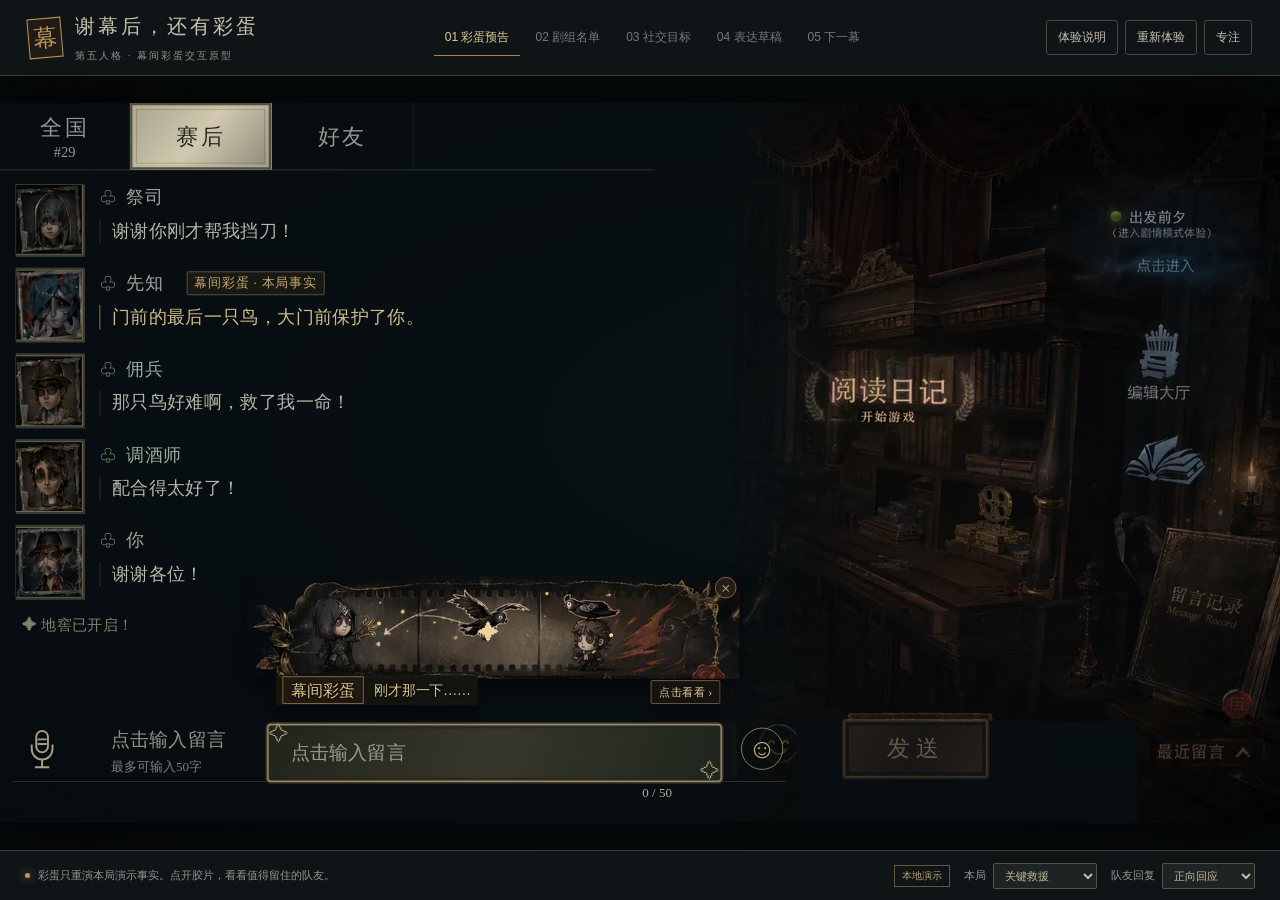
<file: demos/第五人格.html>
<!DOCTYPE html>
<html lang="zh-CN">
<head>
<meta charset="UTF-8">
<meta name="viewport" content="width=device-width, initial-scale=1.0">
<meta name="theme-color" content="#080e11">
<title>谢幕后，还有彩蛋 · 第五人格赛后社交原型</title>
<link rel="stylesheet" href="../assets/css/第五人格.css">
<!-- 后续样式 -->
<link rel="stylesheet" href="../assets/css/第五人格-补充2.css">
<link rel="stylesheet" href="../assets/css/第五人格-补充3.css">
<link rel="stylesheet" href="../assets/css/第五人格-补充4.css">
</head>
<body>
<header class="topbar">
<div class="brand"><div class="brand-mark" aria-hidden="true">幕</div><div><h1>谢幕后，还有彩蛋</h1><small>第五人格 · 幕间彩蛋交互原型</small></div></div>
<nav class="progress" aria-label="体验流程"><span data-step="preview">01 彩蛋预告</span><span data-step="cast">02 剧组名单</span><span data-step="goal">03 社交目标</span><span data-step="draft">04 表达草稿</span><span data-step="next">05 下一幕</span></nav>
<div class="utility"><button id="help-button">体验说明</button><button id="reset-button">重新体验</button><button id="focus-button">专注</button></div>
</header>
<main class="viewport" id="viewport" aria-label="庄园赛后聊天演示">
<div class="stage-wrap" id="stage-wrap"><div class="stage" id="stage">
<nav class="channel-tabs" aria-label="聊天频道"><button data-channel="全国">全国<small>#29</small></button><button data-channel="赛后" class="active" aria-selected="true">赛后</button><button data-channel="好友">好友</button></nav>
<section id="chat-log" class="chat-log" aria-label="聊天记录" aria-live="polite" aria-relevant="additions"></section>
<div class="composer"><button class="voice" id="voice-button" aria-label="语音入口"><svg viewBox="0 0 50 66" fill="none" stroke="currentColor" stroke-width="3"><rect x="16" y="5" width="18" height="33" rx="9"/><path d="M9 26v7a16 16 0 0 0 32 0v-7M25 49v11M14 61h22M18 18h14M18 25h14"/></svg></button></div>
<div class="input-hint"><strong>点击输入留言</strong>最多可输入50字</div>
<div class="input-box"><textarea id="chat-input" rows="1" maxlength="50" placeholder="点击输入留言" aria-label="聊天留言，最多50字"></textarea></div>
<button class="emoji-button" id="emoji-button" aria-label="添加表情" aria-expanded="false">☺</button>
<button class="send-button" id="send-button" disabled>发送</button><span class="letter-count" id="letter-count">0 / 50</span>
<div class="emoji-menu" id="emoji-menu" hidden><button>（＾▽＾）</button><button>（｡･ω･｡）</button><button>谢谢！</button><button>下局见～</button></div>
<section class="episode-layer" id="episode-layer" aria-label="幕间彩蛋"></section>
</div></div>
</main>
<footer class="footer"><div class="status" role="status"><i class="status-dot"></i><span class="status-text" id="status-text">一段真实配合，值得一个小小的彩蛋。点击输入框上方的胶片开始。</span></div><div class="demo-controls"><span class="demo-label">本地演示</span><label>本局<select id="scenario"><option value="rescue">关键救援</option><option value="comic">共同整活</option><option value="none">无共同事件</option></select></label><label>队友回复<select id="reply-mode"><option value="positive">正向回应</option><option value="none">不回复</option><option value="negative">婉拒</option></select></label></div></footer>
<button class="view-toggle" id="exit-focus" hidden>退出专注</button>
<div class="toast" id="toast" role="status" hidden></div>
<div class="modal-shade" id="modal-shade" hidden><section class="modal-paper" id="modal-paper" role="dialog" aria-modal="true" aria-labelledby="modal-title" tabindex="-1"><h2 id="modal-title"></h2><div id="modal-body"></div><div class="modal-actions" id="modal-actions"></div></section></div>
<script src="../assets/js/第五人格.js"></script>
</body>
</html>
</file>
<file: assets/css/首页.css>
/* ============ 基础 ============ */
:root{
  --violet:#6a5cff; --amber:#ff9d2e; --yellow:#ffc93c; --gold:#ffd54a; --blue:#3ea6ff;
  --ink:#1e1b2e; --muted:#6b6785;
  --grad:linear-gradient(135deg,#6a5cff 0%,#ff9d2e 58%,#ffc93c 100%);
  --grad-soft:linear-gradient(135deg,rgba(106,92,255,.12),rgba(255,157,46,.10),rgba(255,201,60,.13));
  --radius:28px;
  --shadow:0 20px 60px -20px rgba(106,92,255,.30);
}
*{box-sizing:border-box;margin:0;padding:0}
html{scroll-behavior:smooth}
body{
  font-family:"PingFang SC","Hiragino Sans GB","Microsoft YaHei",system-ui,-apple-system,sans-serif;
  color:var(--ink); line-height:1.7; overflow-x:hidden;
  background:
    radial-gradient(900px 600px at 90% -10%, rgba(255,201,60,.20), transparent 60%),
    radial-gradient(800px 600px at -10% 20%, rgba(106,92,255,.13), transparent 60%),
    radial-gradient(700px 500px at 60% 110%, rgba(255,157,46,.13), transparent 60%),
    #fdfcf8;
  cursor:default;
}
a{color:inherit;text-decoration:none}
img{max-width:100%;display:block}
.shell{max-width:1120px;margin:0 auto;padding:0 24px}
::selection{background:var(--yellow);color:var(--ink)}

/* ============ 漂浮装饰（轻量版） ============ */
.blobs{position:fixed;inset:0;pointer-events:none;z-index:0;overflow:hidden}
.blob{position:absolute;border-radius:50%;filter:blur(70px);opacity:.38;animation:drift 20s ease-in-out infinite alternate}
.blob.b1{width:320px;height:320px;background:#c9c2ff;top:-80px;left:-60px}
.blob.b2{width:300px;height:300px;background:#ffe9ad;top:32%;right:-90px;animation-delay:-6s}
.blob.b3{width:240px;height:240px;background:#ffd9a8;bottom:-70px;left:22%;animation-delay:-12s}
@keyframes drift{
  0%{transform:translate(0,0) scale(1)}
  100%{transform:translate(46px,-36px) scale(1.12)}
}
.floaties{position:fixed;inset:0;pointer-events:none;z-index:1;overflow:hidden}
.floaty{position:absolute;color:var(--amber);opacity:.4;animation:bob 6s ease-in-out infinite}
.floaty svg{width:100%;height:100%}
@keyframes bob{0%,100%{transform:translateY(0) rotate(-6deg)}50%{transform:translateY(-16px) rotate(8deg)}}

/* ============ 顶部导航 ============ */
.site-header{
  position:sticky;top:16px;z-index:50;margin:16px auto 0;max-width:1120px;
  padding:0 24px;
}
.navigation{
  display:flex;align-items:center;justify-content:space-between;
  padding:12px 22px;border-radius:999px;
  background:rgba(255,255,255,.75);backdrop-filter:blur(16px);
  border:1px solid rgba(106,92,255,.13);
  box-shadow:0 8px 30px -12px rgba(106,92,255,.22);
  animation:dropIn .8s cubic-bezier(.2,.9,.3,1.2) both;
}
@keyframes dropIn{from{opacity:0;transform:translateY(-24px)}to{opacity:1;transform:translateY(0)}}
.wordmark{font-size:22px;font-weight:800;letter-spacing:.5px;
  background:var(--grad);-webkit-background-clip:text;background-clip:text;color:transparent}
.wordmark-dot{color:var(--amber)}
.nav-links{display:flex;gap:6px}
.nav-links a{
  padding:8px 16px;border-radius:999px;font-size:14px;font-weight:600;color:var(--muted);
  transition:all .3s cubic-bezier(.2,.9,.3,1.2);position:relative;
}
.nav-links a:hover{color:#fff;background:var(--grad);transform:translateY(-2px);box-shadow:0 8px 18px -6px rgba(255,157,46,.5)}
main{position:relative;z-index:2}

/* ============ Hero ============ */
.intro{padding:72px 24px 24px}
.intro-top{display:grid;grid-template-columns:1.15fr .85fr;gap:48px;align-items:center}
.eyebrow{
  display:inline-flex;align-items:center;gap:8px;font-size:13px;font-weight:700;letter-spacing:2px;
  color:var(--violet);background:rgba(106,92,255,.09);border:1px solid rgba(106,92,255,.2);
  padding:6px 16px;border-radius:999px;margin-bottom:20px;
  animation:fadeUp .8s .1s both;
}
.eyebrow::before{content:"";width:8px;height:8px;border-radius:50%;background:var(--grad);animation:pulse 2s infinite}
@keyframes pulse{0%,100%{transform:scale(1);opacity:1}50%{transform:scale(1.6);opacity:.5}}
h1#intro-title{
  font-size:clamp(40px,6vw,64px);line-height:1.15;font-weight:900;letter-spacing:-1px;
  animation:fadeUp .8s .2s both;
}
.english-name{
  display:inline-block;margin-left:14px;
  background:var(--grad);-webkit-background-clip:text;background-clip:text;color:transparent;
}
.name-period{color:var(--amber)}
.intro-lead{
  margin-top:14px;font-size:clamp(18px,2.4vw,24px);font-weight:700;
  background:var(--grad);-webkit-background-clip:text;background-clip:text;color:transparent;
  animation:fadeUp .8s .3s both;
}
.intro-facts{margin-top:22px;display:grid;gap:8px;animation:fadeUp .8s .4s both}
.intro-facts p{
  display:flex;align-items:center;gap:10px;color:var(--muted);font-size:15px;font-weight:500;
}
.intro-facts p::before{
  content:"";width:18px;height:18px;flex:none;border-radius:6px;
  background:var(--grad-soft);border:1.5px solid rgba(106,92,255,.32);
  clip-path:polygon(14% 44%,0 65%,50% 100%,100% 16%,80% 0%,43% 62%);
}
.quiet{opacity:.6;font-size:13px}
@keyframes fadeUp{from{opacity:0;transform:translateY(24px)}to{opacity:1;transform:translateY(0)}}

.more-about{
  margin-top:28px;display:inline-flex;align-items:center;gap:10px;
  padding:13px 26px;border-radius:999px;font-weight:700;font-size:15px;color:#fff;
  background:var(--grad);box-shadow:0 12px 30px -8px rgba(255,157,46,.45);
  transition:transform .3s cubic-bezier(.2,.9,.3,1.4),box-shadow .3s;
  animation:fadeUp .8s .5s both;
}
.more-about:hover{transform:translateY(-3px) scale(1.03);box-shadow:0 18px 40px -8px rgba(106,92,255,.5)}
.more-about .plus{display:inline-block;transition:transform .4s cubic-bezier(.2,.9,.3,1.5);font-size:18px}
.more-about[aria-expanded="true"] .plus{transform:rotate(135deg)}

/* 照片视觉（透明底抠图 + 渐变底融合） */
.portrait-wrap{position:relative;display:flex;justify-content:center;animation:fadeUp .9s .35s both;perspective:900px}
.portrait-stage{position:relative;width:min(340px,80vw);aspect-ratio:5/6}
.portrait-glow{
  position:absolute;inset:6% 2% 2%;border-radius:46% 54% 52% 48% / 55% 48% 52% 45%;
  background:var(--grad);opacity:.95;animation:morph 9s ease-in-out infinite;
  box-shadow:0 30px 70px -18px rgba(255,157,46,.5);
}
.portrait-glow.glow2{
  inset:16% -8% 10%;opacity:.5;filter:blur(30px);
  background:linear-gradient(135deg,#ffd54a,#ff9d2e);animation-delay:-4.5s;
}
@keyframes morph{
  0%,100%{border-radius:46% 54% 52% 48% / 55% 48% 52% 45%}
  33%{border-radius:54% 46% 44% 56% / 46% 55% 45% 54%}
  66%{border-radius:48% 52% 58% 42% / 52% 44% 56% 48%}
}
.portrait-card{
  position:absolute;inset:0;display:flex;align-items:flex-end;justify-content:center;
  transition:transform .5s cubic-bezier(.2,.9,.3,1.2);
}
.portrait-stage:hover .portrait-card{transform:rotate(-2.5deg) translateY(-8px)}
.portrait-card img.photo{
  width:100%;height:100%;object-fit:contain;object-position:bottom center;
  filter:drop-shadow(0 22px 34px rgba(46,32,90,.35));
}
.portrait-nameplate{
  position:absolute;z-index:3;left:50%;bottom:-4%;transform:translateX(-50%);
  white-space:nowrap;padding:10px 24px;border-radius:999px;text-align:center;
  background:rgba(255,255,255,.78);backdrop-filter:blur(12px);
  border:1.5px solid rgba(255,255,255,.9);
  box-shadow:0 12px 30px -10px rgba(106,92,255,.4);
}
.portrait-nameplate b{font-size:16px;font-weight:900;letter-spacing:.5px;
  background:var(--grad);-webkit-background-clip:text;background-clip:text;color:transparent}
.portrait-nameplate span{display:block;font-size:10.5px;font-weight:700;color:var(--muted);letter-spacing:1.5px;margin-top:1px}
.orbit{position:absolute;border-radius:50%;display:flex;align-items:center;justify-content:center;
  font-size:20px;background:#fff;box-shadow:0 10px 24px -8px rgba(106,92,255,.35);
  animation:bob 5s ease-in-out infinite;z-index:4}
.orbit.o1{width:52px;height:52px;top:4%;right:2%;animation-delay:-1s}
.orbit.o2{width:44px;height:44px;bottom:26%;left:-4%;animation-delay:-3s}
.orbit.o3{width:40px;height:40px;top:30%;left:-7%;animation-delay:-2s}

/* ============ 详情面板 ============ */
.profile-details{margin-top:44px;overflow:hidden;transition:max-height .7s cubic-bezier(.2,.9,.3,1),opacity .5s;max-height:0;opacity:0}
.profile-details.open{max-height:1400px;opacity:1}
.profile-grid{display:grid;grid-template-columns:repeat(3,1fr);gap:20px}
.info-card{
  background:rgba(255,255,255,.82);backdrop-filter:blur(10px);
  border-radius:var(--radius);padding:26px;border:1px solid rgba(106,92,255,.12);
  box-shadow:0 14px 40px -18px rgba(106,92,255,.22);
  transition:transform .4s cubic-bezier(.2,.9,.3,1.3),box-shadow .4s;
}
.info-card:hover{transform:translateY(-6px);box-shadow:var(--shadow)}
.info-card h2{font-size:17px;margin-bottom:16px;display:flex;align-items:center;gap:10px}
.info-card h2::before{content:"";width:22px;height:22px;border-radius:8px;background:var(--grad);flex:none;
  clip-path:polygon(50% 0,100% 50%,50% 100%,0 50%)}
.profile-list{list-style:none;display:grid;gap:12px}
.profile-list li{display:flex;flex-direction:column;gap:2px;padding-left:14px;position:relative}
.profile-list li::before{content:"";position:absolute;left:0;top:9px;width:6px;height:6px;border-radius:50%;background:var(--grad)}
.profile-list strong{font-size:14.5px}
.profile-list span{font-size:13px;color:var(--muted)}
.profile-row{
  margin-top:20px;background:var(--grad-soft);border:1px solid rgba(255,157,46,.2);
  border-radius:var(--radius);padding:22px 26px;
}
.profile-row h2{font-size:16px;margin-bottom:8px;color:var(--violet)}
.profile-row p{font-size:14.5px;color:var(--muted)}

/* ============ 下载按钮 ============ */
.portfolio-downloads{display:flex;flex-wrap:wrap;gap:16px;margin-top:48px}
.download-link{
  display:inline-flex;align-items:center;gap:10px;padding:15px 28px;border-radius:999px;
  font-weight:800;font-size:15px;color:#fff;position:relative;overflow:hidden;
  transition:transform .35s cubic-bezier(.2,.9,.3,1.5),box-shadow .35s;
  animation:fadeUp .8s .6s both;
}
.download-link[data-portfolio="uiux"]{background:linear-gradient(135deg,#6a5cff,#3ea6ff);box-shadow:0 14px 34px -10px rgba(62,166,255,.5)}
.download-link[data-portfolio="game"]{background:linear-gradient(135deg,#ff9d2e,#ffc93c);box-shadow:0 14px 34px -10px rgba(255,201,60,.55)}
.download-link::after{
  content:"";position:absolute;top:0;left:-80%;width:50%;height:100%;
  background:linear-gradient(105deg,transparent,rgba(255,255,255,.5),transparent);
  transform:skewX(-20deg);transition:left .6s ease;
}
.download-link:hover{transform:translateY(-4px) scale(1.04)}
.download-link:hover::after{left:130%}
.download-link:active{transform:translateY(0) scale(.97)}
.download-instruction{font-size:12px;font-weight:700;background:rgba(255,255,255,.28);padding:3px 10px;border-radius:999px}
.dl-icon{width:20px;height:20px;animation:bounceY 2s ease-in-out infinite}
@keyframes bounceY{0%,100%{transform:translateY(0)}50%{transform:translateY(4px)}}

/* ============ 项目卡 ============ */
.projects-section{padding:80px 24px 40px}
.section-title{
  display:flex;flex-wrap:wrap;align-items:baseline;gap:10px;
  font-size:clamp(28px,4vw,40px);font-weight:900;margin-bottom:36px;letter-spacing:-.5px;
}
.heading-context{color:var(--muted);font-weight:600}
.section-title strong{
  background:var(--grad);-webkit-background-clip:text;background-clip:text;color:transparent;
  position:relative;
}
.section-title strong::after{
  content:"";position:absolute;left:0;right:0;bottom:2px;height:10px;z-index:-1;
  background:linear-gradient(90deg,rgba(255,201,60,.6),rgba(255,157,46,.35));border-radius:4px;
  transform:scaleX(0);transform-origin:left;transition:transform .6s cubic-bezier(.2,.9,.3,1);
}
.section-title strong:hover::after{transform:scaleX(1)}
.project-list{display:grid;grid-template-columns:repeat(auto-fill,minmax(min(100%,340px),1fr));gap:26px}
.project-card{
  display:flex;flex-direction:column;border-radius:32px;overflow:hidden;
  background:rgba(255,255,255,.88);backdrop-filter:blur(10px);
  border:1.5px solid rgba(106,92,255,.12);
  box-shadow:0 16px 44px -20px rgba(106,92,255,.26);
  transition:transform .45s cubic-bezier(.2,.9,.3,1.25),box-shadow .45s,border-color .45s;
  cursor:pointer;
}
.project-card:hover{transform:translateY(-10px) rotate(-.4deg);box-shadow:0 30px 70px -22px rgba(255,157,46,.4);border-color:rgba(255,157,46,.45)}
.project-copy{padding:28px 28px 8px;display:flex;flex-direction:column;gap:12px;flex:1}
.agent-card-tag{
  align-self:flex-start;font-size:12px;font-weight:800;letter-spacing:1px;
  color:var(--violet);background:rgba(106,92,255,.09);border:1px solid rgba(106,92,255,.22);
  padding:5px 14px;border-radius:999px;
}
.project-card.alt-tag .agent-card-tag{color:#c77b00;background:rgba(255,201,60,.14);border-color:rgba(255,157,46,.35)}
.project-copy h3{font-size:23px;font-weight:900;letter-spacing:-.3px}
.project-summary{font-size:14.5px;color:var(--muted)}
.project-link{
  margin-top:auto;font-weight:800;font-size:14.5px;display:inline-flex;align-items:center;gap:6px;
  background:var(--grad);-webkit-background-clip:text;background-clip:text;color:transparent;
}
.project-link .arrow{display:inline-block;transition:transform .35s cubic-bezier(.2,.9,.3,1.5)}
.project-card:hover .arrow{transform:translateX(6px)}

/* CSS 视觉封面 */
.project-preview{position:relative;aspect-ratio:16/10;overflow:hidden}
.cover{
  position:absolute;inset:0;display:flex;align-items:center;justify-content:center;
  transition:transform .7s cubic-bezier(.2,.9,.3,1);
}
.project-card:hover .cover{transform:scale(1.06)}
.cover-xhs{background:linear-gradient(150deg,#ff9d2e 0%,#ffc93c 100%)}
.cover-campaign{background:linear-gradient(150deg,#6a5cff 0%,#8f7bff 60%,#c9b8ff 100%)}
.cover-commerce{background:linear-gradient(150deg,#ff7a1a 0%,#ffb25c 100%)}
.cover-trip{background:linear-gradient(150deg,#3ea6ff 0%,#6a5cff 100%)}
.cover-identity{background:linear-gradient(150deg,#23273d 0%,#3d4468 100%)}
.cover::before{
  content:"";position:absolute;width:200%;height:200%;top:-50%;left:-50%;
  background:conic-gradient(from 0deg,transparent 70%,rgba(255,255,255,.18) 82%,transparent 94%);
  animation:spin 8s linear infinite;
}
@keyframes spin{to{transform:rotate(360deg)}}
.cover-dots{position:absolute;inset:0;background-image:radial-gradient(rgba(255,255,255,.25) 1.5px,transparent 1.5px);background-size:22px 22px;opacity:.5}
.cover-grid{position:relative;display:grid;grid-template-columns:repeat(3,1fr);gap:10px;width:72%;z-index:1}
.mini-card{
  background:rgba(255,255,255,.92);border-radius:14px;padding:10px 8px;text-align:center;
  box-shadow:0 8px 20px -6px rgba(0,0,0,.25);animation:bob 4s ease-in-out infinite;
  display:flex;flex-direction:column;gap:3px;
}
.mini-card:nth-child(2){animation-delay:-.6s}.mini-card:nth-child(3){animation-delay:-1.2s}
.mini-card:nth-child(4){animation-delay:-1.8s}.mini-card:nth-child(5){animation-delay:-2.4s}
.mini-card:nth-child(6){animation-delay:-3s}
.mini-card b{font-size:13px;color:var(--ink)}
.mini-card i{font-style:normal;font-size:10px;font-weight:800}
.mini-card i.up{color:#e2691d}.mini-card i.down{color:#3ea6ff}
.mini-bar{height:5px;border-radius:99px;background:rgba(106,92,255,.15);overflow:hidden}
.mini-bar s{display:block;height:100%;border-radius:99px;background:var(--grad);animation:grow 2.4s ease-in-out infinite alternate}
@keyframes grow{from{width:40%}to{width:92%}}
.cover-idea{position:relative;z-index:1;text-align:center;color:#fff}
.cover-idea .bulb{font-size:52px;display:block;animation:bob 4s ease-in-out infinite;filter:drop-shadow(0 10px 18px rgba(0,0,0,.3))}
.cover-idea b{font-size:20px;font-weight:900;display:block;margin-top:6px;letter-spacing:1px}
.cover-ring{position:absolute;border:2px dashed rgba(255,255,255,.4);border-radius:50%;animation:spin 20s linear infinite}
.cover-ring.r1{width:170px;height:170px;top:14%;left:8%}
.cover-ring.r2{width:120px;height:120px;bottom:12%;right:10%;animation-direction:reverse}
.cover-chip{
  position:absolute;z-index:1;background:rgba(255,255,255,.92);color:var(--violet);
  font-size:11px;font-weight:800;padding:5px 12px;border-radius:999px;box-shadow:0 6px 16px -4px rgba(0,0,0,.25);
  animation:bob 5s ease-in-out infinite;
}
.cover-chip.c1{top:12%;right:16%;animation-delay:-1s}
.cover-chip.c2{bottom:16%;left:14%;animation-delay:-3s;color:#c77b00}
.cover-ticket{
  position:relative;z-index:1;background:rgba(255,255,255,.95);border-radius:16px;padding:16px 22px;text-align:center;
  box-shadow:0 14px 34px -8px rgba(0,0,0,.3);transform:rotate(-4deg);animation:bob 5s ease-in-out infinite;
}
.cover-ticket b{font-size:30px;font-weight:950;color:#e05a00;display:block;line-height:1.1}
.cover-ticket span{font-size:12px;font-weight:800;color:#8a5a2b}
.cover-ticket small{display:block;margin-top:8px;height:7px;border-radius:99px;background:#ffe1c2;overflow:hidden}
.cover-ticket small s{display:block;height:100%;width:66%;border-radius:99px;background:linear-gradient(90deg,#ff7a1a,#ffc93c);animation:grow 2.6s ease-in-out infinite alternate}
.cover-coin{position:absolute;z-index:1;width:46px;height:46px;border-radius:50%;background:radial-gradient(circle at 35% 30%,#ffe9a8,#ffc93c 65%,#e8a020);box-shadow:0 8px 18px -4px rgba(0,0,0,.3);display:flex;align-items:center;justify-content:center;font-weight:900;color:#8a5a00;font-size:13px;animation:bob 4.4s ease-in-out infinite}
.cover-coin.k1{top:14%;right:18%;animation-delay:-1.2s}
.cover-coin.k2{bottom:14%;left:12%;animation-delay:-2.6s}
.cover-route{position:relative;z-index:1;width:74%;height:70%}
.cover-route svg{width:100%;height:100%;overflow:visible}
.route-line{stroke-dasharray:8 7;animation:dashmove 1.6s linear infinite}
@keyframes dashmove{to{stroke-dashoffset:-30}}
.route-dot{animation:bob 3s ease-in-out infinite}
.cover-stop{position:absolute;background:rgba(255,255,255,.92);border-radius:999px;padding:4px 11px;font-size:11px;font-weight:800;color:#3a5cff;box-shadow:0 6px 14px -4px rgba(0,0,0,.3);animation:bob 4.6s ease-in-out infinite}
.cover-stop.s1{top:6%;left:8%;animation-delay:-1s}
.cover-stop.s2{bottom:4%;right:6%;animation-delay:-2.4s}
.cover-envelope{
  position:relative;z-index:1;width:44%;aspect-ratio:10/7;background:linear-gradient(160deg,#e8d9b8,#cdb488);
  border-radius:10px;box-shadow:0 14px 30px -8px rgba(0,0,0,.5);animation:bob 5s ease-in-out infinite;
  display:flex;align-items:center;justify-content:center;flex-direction:column;gap:4px;
}
.cover-envelope::before{content:"";position:absolute;inset:6px;border:1px dashed rgba(90,60,30,.4);border-radius:7px}
.cover-envelope b{font-family:Georgia,serif;color:#5a3d20;font-size:16px;letter-spacing:3px}
.cover-envelope span{font-size:10px;color:#7a5a35;letter-spacing:1px}
.cover-seal{position:absolute;right:-12px;bottom:-12px;width:38px;height:38px;border-radius:50%;background:radial-gradient(circle at 35% 30%,#b0503c,#7a2a20);border:3px double #d8a878}
.cover-feather{position:absolute;font-size:26px;color:#d8c69a;animation:bob 4s ease-in-out infinite;filter:drop-shadow(0 6px 8px rgba(0,0,0,.4))}
.cover-feather.f1{top:12%;left:12%;animation-delay:-1.4s}
.cover-feather.f2{top:20%;right:14%;animation-delay:-2.8s}

/* ============ 详情弹层（介绍 + 内嵌可操作 Demo） ============ */
.modal-mask{
  position:fixed;inset:0;background:rgba(24,20,44,.5);backdrop-filter:blur(8px);
  z-index:100;display:none;align-items:center;justify-content:center;padding:22px;
}
.modal-mask.show{display:flex}
.demo-modal{
  width:min(760px,100%);max-height:90dvh;overflow-y:auto;border-radius:32px;
  background:#fffdf7;border:1.5px solid rgba(255,157,46,.25);
  box-shadow:0 40px 100px -30px rgba(30,20,60,.5);
  animation:modalPop .45s cubic-bezier(.2,.9,.3,1.25) both;
  scrollbar-width:thin;
}
@keyframes modalPop{from{opacity:0;transform:translateY(40px) scale(.96)}to{opacity:1;transform:none}}
.demo-modal-head{
  position:sticky;top:0;z-index:5;display:flex;align-items:center;justify-content:space-between;gap:14px;
  padding:20px 28px;background:rgba(255,253,247,.9);backdrop-filter:blur(10px);
  border-bottom:1px solid rgba(106,92,255,.1);
}
.demo-modal-head .agent-card-tag{flex:none}
.demo-modal-close{
  width:40px;height:40px;border-radius:50%;border:1px solid rgba(106,92,255,.25);background:#fff;
  font-size:20px;color:var(--muted);cursor:pointer;flex:none;
  transition:all .3s cubic-bezier(.2,.9,.3,1.4);
}
.demo-modal-close:hover{background:var(--grad);color:#fff;transform:rotate(90deg)}
.demo-modal-body{padding:26px 30px 30px}
.demo-modal-body h3{font-size:26px;font-weight:900;margin-bottom:6px;letter-spacing:-.3px}
.demo-modal-body .modal-sub{color:var(--muted);font-size:14.5px;margin-bottom:22px}
.modal-sec{margin-bottom:22px}
.modal-sec h4{
  font-size:15px;font-weight:900;color:var(--violet);margin-bottom:10px;
  display:flex;align-items:center;gap:8px;
}
.modal-sec h4::before{content:"";width:18px;height:18px;border-radius:6px;background:var(--grad);flex:none;
  clip-path:polygon(50% 0,100% 50%,50% 100%,0 50%)}
.modal-sec p{font-size:14.5px;color:#3d3a52;line-height:1.8}
.modal-sec p + p{margin-top:8px}
.modal-sec p.quote{
  background:rgba(106,92,255,.06);border-left:3px solid var(--violet);
  padding:12px 16px;border-radius:0 14px 14px 0;color:#4a4664;font-weight:600;
}
.flow-list{list-style:none;display:grid;gap:9px;counter-reset:flow}
.flow-list li{
  counter-increment:flow;display:flex;gap:12px;align-items:flex-start;
  font-size:14px;color:#3d3a52;line-height:1.6;
  background:rgba(106,92,255,.05);border:1px solid rgba(106,92,255,.1);
  padding:11px 14px;border-radius:14px;
}
.flow-list li::before{
  content:counter(flow,decimal-leading-zero);flex:none;font-weight:900;font-size:12px;
  color:#fff;background:var(--grad);border-radius:8px;padding:3px 7px;margin-top:1px;
}
.hl-chips{display:flex;flex-wrap:wrap;gap:9px}
.hl-chips span{
  font-size:13px;font-weight:700;color:#8a5a00;background:rgba(255,201,60,.16);
  border:1px solid rgba(255,157,46,.3);padding:7px 14px;border-radius:999px;
}
.modal-actions{display:flex;flex-wrap:wrap;gap:12px;margin-top:26px}
.modal-btn{
  display:inline-flex;align-items:center;gap:8px;padding:13px 26px;border-radius:999px;
  font-weight:800;font-size:14.5px;color:#fff;background:var(--grad);border:0;cursor:pointer;
  box-shadow:0 12px 28px -10px rgba(255,157,46,.5);
  transition:transform .3s cubic-bezier(.2,.9,.3,1.5),box-shadow .3s;
}
.modal-btn:hover{transform:translateY(-3px) scale(1.03)}
.demo-frame-wrap{margin-top:6px;border-radius:22px;overflow:hidden;border:1.5px solid rgba(106,92,255,.15);box-shadow:0 20px 50px -20px rgba(30,20,60,.35);background:#f4f1ea}
.demo-frame-label{
  display:flex;align-items:center;gap:8px;padding:10px 16px;font-size:12.5px;font-weight:800;
  color:var(--violet);background:rgba(106,92,255,.06);border-bottom:1px solid rgba(106,92,255,.1);
}
.demo-frame-label::before{content:"▶";font-size:10px}
.demo-frame{width:100%;height:74dvh;border:0;display:block;background:#fff}

/* ============ 页脚 ============ */
.site-footer{
  margin-top:40px;padding:34px 24px 46px;display:flex;justify-content:space-between;align-items:center;
  color:var(--muted);font-size:14px;position:relative;z-index:2;
}
.site-footer a{
  font-weight:700;color:var(--violet);padding:8px 18px;border-radius:999px;
  border:1.5px solid rgba(106,92,255,.3);transition:all .3s;
}
.site-footer a:hover{background:var(--grad);color:#fff;border-color:transparent;transform:translateY(-3px)}

/* ============ Toast ============ */
.toast{
  position:fixed;bottom:28px;left:50%;transform:translate(-50%,120px);z-index:99;
  background:var(--ink);color:#fff;padding:14px 26px;border-radius:999px;font-size:14px;font-weight:600;
  box-shadow:0 16px 40px -10px rgba(0,0,0,.4);transition:transform .5s cubic-bezier(.2,.9,.3,1.3);
  display:flex;align-items:center;gap:10px;
}
.toast.show{transform:translate(-50%,0)}
.toast::before{content:"✨";font-size:16px}

/* ============ 滚动出现 ============ */
.reveal{opacity:0;transform:translateY(36px)}
.reveal.in{opacity:1;transform:translateY(0);transition:opacity .8s ease,transform .8s cubic-bezier(.2,.9,.3,1)}

/* ============ 响应式 ============ */
@media (max-width:900px){
  .intro-top{grid-template-columns:1fr;gap:40px}
  .portrait-wrap{order:-1}
  .profile-grid{grid-template-columns:1fr}
  .nav-links a{padding:8px 12px;font-size:13px}
  .demo-frame{height:68dvh}
}
@media (prefers-reduced-motion:reduce){
  *{animation:none!important;transition:none!important}
}

/* 原型真实链接与移动弹层兜底 */
[hidden]{display:none!important}
.demo-frame-toolbar{display:flex;align-items:center;justify-content:space-between;gap:12px;flex-wrap:wrap;padding:10px 14px;background:#f4f2ff}
.demo-frame-toolbar .demo-frame-label{padding:0;border:0;background:none;flex:1;min-width:120px}
.demo-open-link{font-size:13px;font-weight:700;color:#5143d4;text-decoration:underline;text-underline-offset:3px}
.project-link:focus-visible,.demo-open-link:focus-visible,button:focus-visible{outline:3px solid #3ea6ff;outline-offset:4px}
.demo-frame{height:780px;height:min(780px,85vh);height:min(780px,85dvh);min-height:440px}
.demo-modal{max-height:92vh;max-height:92dvh;min-width:0}
.modal-mask{height:100vh;height:100dvh}
.modal-sec,.modal-sub,#modal-title{overflow-wrap:anywhere}
@media(max-width:600px){.demo-modal-body{padding:20px 14px}.demo-modal-body h3{font-size:23px}.demo-frame{min-height:440px;height:78vh;height:78dvh}}
@media(max-height:500px){.demo-frame{height:500px}.demo-modal{max-height:96vh;max-height:96dvh}}
@media(prefers-reduced-motion:reduce){html{scroll-behavior:auto}*,*::before,*::after{animation-duration:.01ms!important;transition-duration:.01ms!important}}
@media(max-width:600px){
  .projects-section{padding:56px 0 24px}
  .project-copy{padding:22px 20px 12px;min-width:0}
  .project-copy h3,.agent-card-tag{overflow-wrap:anywhere}
  .project-card:hover{transform:translateY(-4px)}
  .intro-facts p{flex-wrap:wrap;column-gap:8px;row-gap:2px}
  .download-link{padding:14px 18px;gap:8px;max-width:100%;font-size:14px}
  .download-link:hover{transform:translateY(-3px)}
  .dl-icon{flex-shrink:0}
  .site-footer{gap:12px;flex-wrap:wrap}
  .toast{width:calc(100% - 32px);padding:12px 18px;border-radius:18px;pointer-events:none}
}
</file>
<file: assets/css/旅行规划.css>
body {
									background-color: white; /* Ensure the iframe has a white background */
								}
</file>
<file: assets/css/旅行规划-补充2.css>
*{box-sizing:border-box}
  body{
    margin:0;
    background:#eaf3ff;
    font-family:-apple-system,BlinkMacSystemFont,"SF Pro Text","PingFang SC","Microsoft YaHei",sans-serif;
    color:#162033;
  }
  .phone{
    width:390px;
    height:844px;
    margin:22px auto;
    border:10px solid #111827;
    border-radius:36px;
    overflow:hidden;
    background:#f7fbff;
    box-shadow:0 28px 70px rgba(18,50,100,.25);
    position:relative;
  }
  .status{
    height:28px;
    background:#fff;
    padding:7px 18px 0;
    font-size:11px;
    display:flex;
    justify-content:space-between;
  }
  .app{
    height:calc(100% - 28px);
    display:flex;
    flex-direction:column;
    overflow:hidden;
  }
  .topbar{
    height:52px;
    background:#fff;
    border-bottom:1px solid #e8eef7;
    display:flex;
    align-items:center;
    justify-content:space-between;
    padding:0 14px;
  }
  .brand{
    display:flex;
    align-items:center;
    gap:8px;
    font-size:18px;
    font-weight:800;
  }
  .brand-icon{
    width:28px;
    height:28px;
    border-radius:9px;
    background:linear-gradient(135deg,#18c6ff,#6a4cff);
    display:grid;
    place-items:center;
    color:white;
    font-size:15px;
  }
  .agent-pill{
    padding:6px 10px;
    border-radius:999px;
    background:#ecf6ff;
    color:#1377ff;
    font-size:11px;
    font-weight:700;
    border:1px solid #d7ecff;
  }
  .nav{
    height:42px;
    background:#fff;
    display:flex;
    padding:0 12px;
    gap:8px;
    border-bottom:1px solid #e8eef7;
  }
  .nav button{
    flex:1;
    border:0;
    background:transparent;
    font-size:13px;
    color:#64748b;
    border-bottom:2px solid transparent;
    font-weight:600;
  }
  .nav button.active{
    color:#1377ff;
    border-bottom-color:#1377ff;
  }
  .content{
    flex:1;
    overflow:auto;
    padding:14px;
    padding-bottom:90px;
  }
  .screen{display:none;animation:fade .22s ease}
  .screen.active{display:block}
  @keyframes fade{
    from{opacity:0;transform:translateY(6px)}
    to{opacity:1;transform:translateY(0)}
  }
  .card{
    background:#fff;
    border-radius:18px;
    padding:14px;
    margin-bottom:12px;
    box-shadow:0 7px 20px rgba(26,64,110,.08);
    border:1px solid #edf3fa;
  }
  .cyan-card{
    border:2px solid #42e6ef;
    box-shadow:0 0 0 3px rgba(66,230,239,.12),0 10px 26px rgba(26,64,110,.12);
  }
  .title{
    font-size:16px;
    font-weight:800;
    margin-bottom:8px;
  }
  .sub{
    font-size:12px;
    color:#64748b;
    line-height:1.5;
  }
  .field-grid{
    display:grid;
    grid-template-columns:1fr 1fr;
    gap:8px;
  }
  .field-box{
    background:#f7faff;
    border:1px solid #e5eef9;
    border-radius:12px;
    padding:10px;
  }
  .field-box label{
    display:block;
    color:#64748b;
    font-size:11px;
    margin-bottom:5px;
  }
  .field-box b{
    font-size:13px;
  }
  textarea{
    width:100%;
    height:84px;
    resize:none;
    outline:none;
    border:1px solid #dce8f7;
    border-radius:14px;
    background:#f8fbff;
    padding:12px;
    font-size:14px;
    line-height:1.45;
    color:#142033;
  }
  .btn{
    border:0;
    border-radius:13px;
    padding:11px 13px;
    background:#1377ff;
    color:white;
    font-weight:800;
    font-size:13px;
    cursor:pointer;
  }
  .btn.gradient{
    background:linear-gradient(135deg,#12c8ff,#7357ff);
    box-shadow:0 8px 18px rgba(47,118,255,.28);
  }
  .btn.secondary{
    background:#edf4fd;
    color:#285071;
  }
  .btn.light{
    background:#f6fbff;
    color:#1377ff;
    border:1px solid #d7ebff;
  }
  .btn.full{width:100%;margin-top:10px}
  .btn.small{
    padding:7px 9px;
    font-size:11px;
    border-radius:10px;
  }
  .section{
    margin:18px 0 9px;
    font-size:15px;
    font-weight:800;
  }
  .start-grid{
    display:grid;
    grid-template-columns:repeat(4,1fr);
    gap:8px;
  }
  .start-item{
    background:#fff;
    border:1px solid #e3edf8;
    border-radius:14px;
    padding:10px 6px;
    text-align:center;
    box-shadow:0 6px 16px rgba(26,64,110,.06);
  }
  .start-item .ico{
    width:30px;height:30px;
    border-radius:12px;
    display:grid;
    place-items:center;
    margin:0 auto 6px;
    background:#eff7ff;
    color:#1377ff;
    font-size:16px;
  }
  .start-item span{
    display:block;
    font-size:10px;
    color:#334155;
    line-height:1.25;
    font-weight:700;
  }
  .inspo-row{
    display:flex;
    gap:10px;
    overflow:auto;
    padding-bottom:2px;
  }
  .inspo-mini{
    min-width:156px;
    height:116px;
    border-radius:17px;
    color:#fff;
    padding:11px;
    display:flex;
    flex-direction:column;
    justify-content:flex-end;
    position:relative;
    overflow:hidden;
    box-shadow:0 10px 22px rgba(19,70,150,.16);
  }
  .inspo-mini:before{
    content:"";
    position:absolute;inset:0;
    background:linear-gradient(to bottom,rgba(0,0,0,.08),rgba(0,0,0,.62));
  }
  .inspo-mini>*{position:relative}
  .bg1{background:linear-gradient(135deg,#ff9a9e,#fad0c4)}
  .bg2{background:linear-gradient(135deg,#43cea2,#185a9d)}
  .bg3{background:linear-gradient(135deg,#667eea,#764ba2)}
  .bg4{background:linear-gradient(135deg,#f6d365,#fda085)}
  .inspo-mini b{font-size:14px}
  .inspo-mini span{font-size:11px;opacity:.95;margin-top:4px}
  .trip-object{
    display:flex;
    gap:10px;
    align-items:center;
  }
  .progress-ring{
    width:52px;height:52px;border-radius:50%;
    background:conic-gradient(#1377ff 0 72%,#e5eef9 72% 100%);
    display:grid;place-items:center;
  }
  .progress-ring div{
    width:38px;height:38px;border-radius:50%;
    background:#fff;
    display:grid;place-items:center;
    font-size:11px;font-weight:800;color:#1377ff;
  }
  .agent-card{
    background:#fff;
    border-radius:18px;
    padding:14px;
    margin-bottom:12px;
    border-left:4px solid #1cc7ff;
    box-shadow:0 7px 20px rgba(26,64,110,.08);
  }
  .agent-card b{
    display:block;
    color:#1377ff;
    font-size:13px;
    margin-bottom:6px;
  }
  .agent-card p{
    margin:0;
    font-size:13px;
    color:#334155;
    line-height:1.55;
  }
  .chips{display:flex;flex-wrap:wrap;gap:8px;margin-top:10px}
  .chip{
    padding:8px 10px;
    background:#f1f7ff;
    border:1px solid #dcecff;
    border-radius:999px;
    color:#285071;
    font-size:12px;
    font-weight:700;
    cursor:pointer;
  }
  .chip.selected{
    background:#1377ff;
    color:#fff;
    border-color:#1377ff;
  }
  .goal-row{
    display:flex;
    justify-content:space-between;
    border-bottom:1px solid #edf2f8;
    padding:9px 0;
    gap:10px;
  }
  .goal-row:last-child{border-bottom:0}
  .goal-row span:first-child{
    color:#64748b;
    font-size:12px;
  }
  .goal-row span:last-child{
    color:#172033;
    font-size:12px;
    font-weight:800;
    text-align:right;
  }
  .warn{color:#f59e0b!important}
  .confidence{
    height:8px;
    border-radius:999px;
    background:#e5eef9;
    overflow:hidden;
    margin:10px 0 4px;
  }
  .confidence div{
    height:100%;
    width:86%;
    border-radius:999px;
    background:linear-gradient(90deg,#16c7ff,#6d5cff);
  }
  .stepper{
    display:flex;
    flex-direction:column;
    gap:8px;
  }
  .step{
    display:flex;
    align-items:flex-start;
    gap:9px;
    font-size:12px;
    color:#334155;
  }
  .step .dot{
    width:18px;height:18px;
    border-radius:50%;
    flex:0 0 auto;
    display:grid;place-items:center;
    background:#dbeafe;
    color:#1377ff;
    font-size:11px;
    font-weight:900;
  }
  .step.running .dot{
    background:#1377ff;
    color:#fff;
    animation:pulse 1s infinite;
  }
  @keyframes pulse{
    0%{box-shadow:0 0 0 0 rgba(19,119,255,.35)}
    100%{box-shadow:0 0 0 8px rgba(19,119,255,0)}
  }
  .agent-grid{
    display:grid;
    grid-template-columns:1fr 1fr;
    gap:8px;
  }
  .agent-mini{
    background:#f7fbff;
    border:1px solid #e1edf9;
    border-radius:13px;
    padding:9px;
  }
  .agent-mini b{
    display:block;
    font-size:12px;
    margin-bottom:5px;
  }
  .bar{
    height:6px;border-radius:999px;background:#e2e8f0;overflow:hidden;
  }
  .bar div{
    height:100%;background:linear-gradient(90deg,#12c8ff,#7357ff);
  }
  .pref-row{
    display:grid;
    grid-template-columns:62px 1fr 34px;
    align-items:center;
    gap:8px;
    margin:8px 0;
    font-size:12px;
  }
  .pref-row b{font-size:12px}
  .pref-row span{text-align:right;color:#1377ff;font-weight:800}
  .destination-card{
    border-radius:20px;
    overflow:hidden;
    background:#fff;
    margin-bottom:13px;
    box-shadow:0 8px 22px rgba(26,64,110,.1);
    border:1px solid #edf3fa;
  }
  .destination-hero{
    height:106px;
    color:white;
    padding:12px;
    display:flex;
    flex-direction:column;
    justify-content:flex-end;
    position:relative;
  }
  .destination-hero:before{
    content:"";position:absolute;inset:0;
    background:linear-gradient(to bottom,rgba(0,0,0,.05),rgba(0,0,0,.6));
  }
  .destination-hero>*{position:relative}
  .destination-hero h3{margin:0;font-size:18px}
  .destination-body{padding:12px}
  .metrics{
    display:grid;
    grid-template-columns:repeat(3,1fr);
    gap:7px;
    margin:9px 0;
  }
  .metric{
    background:#f7fbff;
    border-radius:12px;
    padding:8px;
    text-align:center;
    border:1px solid #e6f0fa;
  }
  .metric b{display:block;font-size:13px;color:#1377ff}
  .metric span{font-size:10px;color:#64748b}
  .badge-row{display:flex;flex-wrap:wrap;gap:6px;margin:8px 0}
  .badge{
    font-size:10px;
    padding:5px 7px;
    border-radius:999px;
    background:#eff7ff;
    color:#1377ff;
    font-weight:800;
  }
  .badge.green{background:#ecfdf3;color:#16a34a}
  .badge.orange{background:#fff7ed;color:#f97316}
  .shortlist{
    position:sticky;
    bottom:0;
    background:rgba(255,255,255,.94);
    border:1px solid #dcecff;
    box-shadow:0 -8px 20px rgba(26,64,110,.08);
    border-radius:16px;
    padding:10px;
    backdrop-filter:blur(10px);
  }
  .stats{
    display:grid;
    grid-template-columns:repeat(4,1fr);
    gap:7px;
  }
  .stat{
    background:#f7fbff;
    border:1px solid #e1edf9;
    border-radius:13px;
    padding:9px 4px;
    text-align:center;
  }
  .stat b{
    display:block;
    font-size:15px;
    color:#1377ff;
  }
  .stat span{
    font-size:10px;
    color:#64748b;
  }
  .plan-card{
    border:2px solid #e8eef7;
    position:relative;
  }
  .plan-card.recommend{
    border-color:#42e6ef;
    box-shadow:0 0 0 3px rgba(66,230,239,.12),0 10px 24px rgba(26,64,110,.1);
  }
  .rec{
    position:absolute;
    top:12px;right:12px;
    background:linear-gradient(135deg,#12c8ff,#7357ff);
    color:#fff;
    padding:5px 8px;
    border-radius:999px;
    font-size:10px;
    font-weight:900;
  }
  .price{
    font-size:22px;
    color:#ef4444;
    font-weight:900;
    margin:6px 0;
  }
  table{
    width:100%;
    border-collapse:collapse;
    font-size:11px;
  }
  th,td{
    border-bottom:1px solid #edf2f8;
    padding:8px 4px;
    text-align:center;
  }
  th{color:#64748b;font-weight:700}
  td:first-child{text-align:left;color:#64748b}
  .map{
    height:190px;
    border-radius:18px;
    position:relative;
    overflow:hidden;
    background:
      radial-gradient(circle at 72% 24%,#1377ff 0 6px,transparent 7px),
      radial-gradient(circle at 45% 43%,#12c8ff 0 6px,transparent 7px),
      radial-gradient(circle at 58% 70%,#ef4444 0 6px,transparent 7px),
      radial-gradient(circle at 28% 62%,#16a34a 0 6px,transparent 7px),
      linear-gradient(135deg,#dff7ff,#f8fbff 42%,#d9f5e6);
    border:1px solid #d8edf7;
  }
  .map:after{
    content:"";
    position:absolute;
    left:82px;top:54px;
    width:190px;height:90px;
    border-top:3px dashed #1377ff;
    border-right:3px dashed #1377ff;
    transform:rotate(-12deg);
    opacity:.85;
  }
  .map-conflict{
    position:absolute;
    left:190px;top:95px;
    background:#fff7ed;
    color:#f97316;
    border:1px solid #fed7aa;
    padding:5px 7px;
    border-radius:999px;
    font-size:10px;
    font-weight:900;
    z-index:2;
  }
  .day-tabs{
    display:flex;
    gap:6px;
    margin:10px 0;
  }
  .day-tabs button{
    flex:1;
    border:0;
    background:#edf4fd;
    color:#64748b;
    border-radius:999px;
    padding:8px 0;
    font-size:12px;
    font-weight:800;
  }
  .day-tabs button.active{
    background:#1377ff;
    color:#fff;
  }
  .health{
    display:grid;
    grid-template-columns:74px 1fr;
    gap:10px;
    align-items:center;
  }
  .score{
    width:70px;height:70px;border-radius:50%;
    background:conic-gradient(#16c7ff 0 86%,#e5eef9 86% 100%);
    display:grid;place-items:center;
  }
  .score div{
    width:52px;height:52px;border-radius:50%;
    background:#fff;display:grid;place-items:center;
    font-weight:900;color:#1377ff;font-size:15px;
  }
  .checklist{
    display:grid;
    gap:5px;
    font-size:11px;
    color:#334155;
  }
  .checklist span.warning{color:#f97316}
  .timeline-item{
    display:flex;
    gap:10px;
    margin:10px 0;
  }
  .num{
    width:24px;height:24px;
    border-radius:8px;
    display:grid;place-items:center;
    background:#ef3f73;
    color:white;
    font-size:11px;
    font-weight:900;
    flex:0 0 auto;
  }
  .poi{
    flex:1;
    background:#f7fbff;
    border-radius:13px;
    padding:9px;
    border:1px solid #e6f0fa;
  }
  .poi b{font-size:13px}
  .poi p{font-size:11px;color:#64748b;margin:4px 0 6px;line-height:1.35}
  .workspace-grid{
    display:grid;
    grid-template-columns:1fr 1fr;
    gap:8px;
  }
  .mini-panel{
    background:#f7fbff;
    border:1px solid #e1edf9;
    border-radius:13px;
    padding:10px;
  }
  .mini-panel b{
    display:block;
    font-size:12px;
    margin-bottom:5px;
  }
  .mini-panel span{
    font-size:11px;
    color:#64748b;
    line-height:1.35;
  }
  .bottom-agent{
    position:absolute;
    left:10px;right:10px;bottom:8px;
    background:#fff;
    border:1px solid #dcecff;
    border-radius:18px;
    padding:10px;
    box-shadow:0 -8px 24px rgba(26,64,110,.12);
  }
  .bottom-agent .line1{
    display:flex;align-items:center;gap:8px;
  }
  .avatar{
    width:32px;height:32px;border-radius:12px;
    background:linear-gradient(135deg,#12c8ff,#7357ff);
    color:#fff;
    display:grid;place-items:center;
    font-size:12px;font-weight:900;
  }
  .agent-text{flex:1}
  .agent-text b{display:block;font-size:12px}
  .agent-text span{font-size:11px;color:#64748b}
  .action-row{
    display:flex;gap:7px;margin-top:8px;
  }
  .action-row button{flex:1}
  .exec-row{
    display:flex;
    gap:9px;
    align-items:flex-start;
    padding:9px 0;
    border-bottom:1px solid #edf2f8;
  }
  .exec-row:last-child{border-bottom:0}
  .status-dot{
    width:22px;height:22px;border-radius:50%;
    display:grid;place-items:center;
    background:#dcfce7;
    color:#16a34a;
    font-size:12px;
    font-weight:900;
    flex:0 0 auto;
  }
  .status-dot.pending{
    background:#e0f2fe;color:#1377ff;
    animation:pulse 1s infinite;
  }
  .status-dot.wait{
    background:#f1f5f9;color:#64748b;
  }
  .exec-main b{font-size:13px}
  .exec-main p{font-size:11px;color:#64748b;margin:3px 0 0;line-height:1.35}
  .permission{
    display:flex;
    justify-content:space-between;
    padding:8px 0;
    border-bottom:1px solid #edf2f8;
    font-size:11px;
  }
  .permission span:last-child{
    font-weight:900;
    color:#1377ff;
  }
  .handoff{
    background:#fff8f0;
    border:1px solid #fed7aa;
    border-radius:14px;
    padding:10px;
    font-size:12px;
    color:#9a3412;
    line-height:1.45;
  }
  .object-header{
    background:linear-gradient(135deg,#12c8ff,#7357ff);
    color:#fff;
    border-radius:20px;
    padding:16px;
    margin-bottom:12px;
  }
  .object-header h2{margin:0;font-size:20px}
  .object-header p{margin:6px 0 0;font-size:12px;opacity:.92}
  .todo-group{
    display:grid;
    grid-template-columns:1fr 1fr;
    gap:8px;
  }
  .todo{
    background:#f7fbff;
    border:1px solid #e1edf9;
    border-radius:13px;
    padding:9px;
    font-size:12px;
  }
  .todo.done{color:#16a34a}
  .todo.wait{color:#64748b}
  .impact-grid{
    display:grid;
    grid-template-columns:1fr 1fr;
    gap:8px;
  }
  .impact{
    background:#fff7ed;
    border:1px solid #fed7aa;
    border-radius:13px;
    padding:10px;
  }
  .impact b{font-size:12px;color:#f97316}
  .impact p{font-size:11px;color:#9a3412;margin:4px 0 0;line-height:1.35}
  .alt{
    border:1px solid #e5eef9;
    border-radius:14px;
    padding:11px;
    margin:8px 0;
    background:#fff;
  }
  .alt.recommend{
    border:2px solid #42e6ef;
    background:#f7feff;
  }
  .alt b{font-size:13px}
  .alt p{font-size:11px;color:#64748b;margin:5px 0 0;line-height:1.4}
  .modal-mask{
    display:none;
    position:absolute;inset:0;
    background:rgba(15,23,42,.42);
    z-index:20;
    align-items:flex-end;
  }
  .modal-mask.show{display:flex}
  .modal{
    width:100%;
    background:#fff;
    border-radius:24px 24px 0 0;
    padding:16px;
    animation:rise .22s ease;
  }
  @keyframes rise{
    from{transform:translateY(70px);opacity:0}
    to{transform:translateY(0);opacity:1}
  }
  .success{
    width:52px;height:52px;border-radius:50%;
    background:#dcfce7;color:#16a34a;
    display:grid;place-items:center;
    font-size:28px;font-weight:900;
    margin:4px auto 10px;
  }
  @media(max-width:420px){
    .phone{width:100vw;height:100vh;margin:0;border:0;border-radius:0}
  }

/* Local feedback and viewport fit; retain the existing card design. */
html,body{max-width:100%;overflow-x:hidden}
.phone{max-width:100%;max-height:calc(100vh - 44px);max-height:calc(100dvh - 44px)}
.app,.content{min-height:0;min-width:0}
.topbar,.nav{flex-shrink:0}
.topbar{gap:8px}
.brand{min-width:0;font-size:17px}
.brand-icon,.agent-pill{flex-shrink:0}
.content{overflow-x:hidden;overscroll-behavior:contain;padding-bottom:14px}
.bottom-agent{position:relative;left:auto;right:auto;bottom:auto;flex-shrink:0;margin:0 10px 8px}
.demo-notice{font-size:10px;line-height:1.4;color:#64748b;margin-bottom:6px}
.agent-text,.exec-main,.poi,.trip-object>div,.health>div{min-width:0;overflow-wrap:anywhere}
.agent-text span{line-height:1.4}
.avatar,.progress-ring,.score{flex-shrink:0}
.card,.agent-card,.destination-card,.mini-panel,.field-box,.impact,.goal-row>span{min-width:0;overflow-wrap:anywhere}
.btn{white-space:normal;max-width:100%}
.action-row{flex-wrap:wrap}
.action-row button{min-width:0}
.day-tabs{overflow-x:auto;max-width:100%}
.day-tabs button{flex-shrink:0}
.start-grid{grid-template-columns:repeat(4,minmax(0,1fr))}
.field-grid,.workspace-grid,.impact-grid,.todo-group{grid-template-columns:repeat(2,minmax(0,1fr))}
.modal{max-height:100%;overflow-y:auto;overscroll-behavior:contain;-webkit-overflow-scrolling:touch}
.demo-feedback{position:absolute;left:12px;right:12px;bottom:158px;z-index:30;padding:12px 14px;border-radius:13px;background:#162033;color:#fff;box-shadow:0 6px 18px #16203333;font-size:12px;line-height:1.5;overflow-wrap:anywhere;max-height:40%;overflow-y:auto}
.demo-feedback[hidden]{display:none}
@media(max-width:420px){
  .phone{width:100%;height:100vh;height:100dvh;max-height:none}
}
@media(max-width:340px){
  .topbar{padding:0 10px}
  .agent-pill{padding:5px 7px;font-size:10px}
  .health{align-items:flex-start;gap:8px}
  .card{padding:11px}
  .start-grid{gap:5px}
  .bottom-agent{margin-left:6px;margin-right:6px}
}
</file>
<file: assets/css/电商活动.css>
body {
									background-color: white; /* Ensure the iframe has a white background */
								}
</file>
<file: assets/css/电商活动-补充2.css>
*{box-sizing:border-box}
body{
  margin:0;
  background:#1f1f1f;
  font-family:-apple-system,BlinkMacSystemFont,"Segoe UI",Roboto,Arial,sans-serif;
  color:#222;
}
.phone{
  width:390px;
  height:844px;
  max-width:100%;
  margin:18px auto;
  background:#fff;
  border-radius:28px;
  overflow:hidden;
  position:relative;
  box-shadow:0 16px 48px rgba(0,0,0,.35);
}
.status{
  height:34px;
  padding:10px 16px 0;
  display:flex;
  justify-content:space-between;
  align-items:flex-start;
  font-size:12px;
  font-weight:700;
  background:#fff;
  position:relative;
  z-index:30;
}
.campaign-pill{
  position:absolute;
  left:50%;
  top:8px;
  transform:translateX(-50%);
  background:#fff0e6;
  color:#ff6900;
  font-weight:900;
  padding:2px 10px;
  border-radius:999px;
  font-size:12px;
}
.screen{
  display:none;
  height:810px;
  overflow-y:auto;
  background:#fff;
  padding-bottom:86px;
}
.screen.active{display:block}

.home-header{
  position:sticky;
  top:0;
  z-index:20;
  background:#fff;
  padding:8px 12px 6px;
  border-bottom:1px solid #eee;
}
.search-row{
  display:flex;
  align-items:center;
  gap:8px;
}
.search{
  flex:1;
  height:34px;
  background:#f3f3f3;
  border-radius:999px;
  display:flex;
  align-items:center;
  padding:0 12px;
  color:#666;
  font-size:13px;
}
.search span{margin-left:auto;color:#222;font-weight:900}
.cat-row{
  display:flex;
  gap:18px;
  overflow-x:auto;
  white-space:nowrap;
  padding-top:10px;
  font-size:13px;
  font-weight:800;
  color:#777;
}
.cat-row .active{color:#111;border-bottom:2px solid #111;padding-bottom:5px}

.hero-banner{
  margin:10px 12px;
  height:120px;
  border-radius:14px;
  background:linear-gradient(135deg,#ffe2c2,#fff4e6 55%,#ffd6a6);
  position:relative;
  overflow:hidden;
  display:flex;
  align-items:center;
  justify-content:center;
  text-align:center;
}
.hero-banner:before,.hero-banner:after{
  content:"";
  position:absolute;
  width:130px;height:130px;border-radius:50%;
  background:rgba(255,105,0,.13);
}
.hero-banner:before{left:-40px;top:-40px}
.hero-banner:after{right:-50px;bottom:-50px}
.hero-banner h1{
  position:relative;
  margin:0;
  color:#6b3a18;
  font-size:27px;
  line-height:1.08;
}
.hero-banner small{
  display:block;
  color:#a85a17;
  font-size:13px;
  margin-bottom:5px;
}

.benefits{
  margin:0 12px 10px;
  display:grid;
  grid-template-columns:1fr 1fr;
  gap:8px;
}
.benefit{
  background:#fff8f2;
  border:1px solid #ffe2c5;
  border-radius:12px;
  padding:9px;
  font-size:12px;
  font-weight:800;
  color:#333;
}
.benefit span{
  display:block;
  color:#a85a17;
  font-size:11px;
  margin-top:2px;
  font-weight:700;
}

.activity-bar{
  display:none;
  margin:10px 12px;
  border-radius:16px;
  overflow:hidden;
  border:1px solid #ffcf9e;
  box-shadow:0 4px 12px rgba(255,105,0,.12);
}
.activity-bar.show{display:block}
.activity-top{
  background:linear-gradient(90deg,#2a1708,#7b3900,#ff6900);
  color:#fff;
  padding:11px 12px;
  display:flex;
  justify-content:space-between;
  align-items:center;
}
.activity-top strong{
  font-size:17px;
}
.timer{
  font-size:11px;
  background:rgba(0,0,0,.25);
  padding:4px 7px;
  border-radius:999px;
  font-weight:800;
}
.activity-body{
  background:#fff8f1;
  padding:11px 12px 12px;
}
.progress-line{
  display:flex;
  justify-content:space-between;
  align-items:center;
  font-size:13px;
  font-weight:800;
  margin-bottom:8px;
}
.progress-count{color:#ff6900}
.bar{
  height:8px;
  background:#ead8c8;
  border-radius:999px;
  overflow:hidden;
}
.fill{
  height:100%;
  width:0%;
  background:#ff6900;
  border-radius:999px;
  transition:.25s;
}
.activity-msg{
  margin-top:8px;
  font-size:12px;
  color:#6b4b33;
  line-height:1.35;
}

.section-title{
  padding:12px 12px 8px;
  display:flex;
  justify-content:space-between;
  align-items:flex-end;
}
.section-title h3{
  margin:0;
  font-size:17px;
}
.section-title p{
  margin:3px 0 0;
  color:#666;
  font-size:12px;
}
.filters{
  display:none;
  gap:8px;
  padding:0 12px 10px;
  overflow-x:auto;
}
.filters.show{display:flex}
.filter{
  white-space:nowrap;
  padding:7px 11px;
  border-radius:999px;
  background:#f1f1f1;
  font-size:12px;
  font-weight:800;
  color:#555;
}
.filter.active{
  background:#111;
  color:#fff;
}

.grid{
  display:grid;
  grid-template-columns:1fr 1fr;
  gap:10px;
  padding:0 12px 100px;
}
.card{
  background:#fff;
  border:1px solid #eee;
  border-radius:12px;
  overflow:hidden;
  position:relative;
}
.badge{
  position:absolute;
  top:7px;
  left:7px;
  background:#ffe6d2;
  color:#d45200;
  border-radius:999px;
  padding:4px 6px;
  font-size:10px;
  font-weight:900;
  z-index:2;
}
.img{
  height:126px;
  background:#f4f4f4;
  display:flex;
  align-items:center;
  justify-content:center;
  font-size:44px;
}
.card-body{padding:9px}
.name{
  min-height:34px;
  font-size:12px;
  line-height:1.3;
  color:#333;
}
.meta{
  margin-top:4px;
  color:#777;
  font-size:11px;
}
.price-row{
  display:flex;
  align-items:center;
  justify-content:space-between;
  margin-top:7px;
}
.price{
  color:#e24700;
  font-size:18px;
  font-weight:950;
}
.old{
  color:#999;
  text-decoration:line-through;
  font-size:11px;
}
.buy-btn{
  border:none;
  background:#ff6900;
  color:#fff;
  border-radius:999px;
  padding:7px 8px;
  font-size:11px;
  font-weight:900;
  cursor:pointer;
}
.buy-btn.added{
  background:#15803d;
}

.bottom-nav{
  position:absolute;
  left:0;right:0;bottom:0;
  height:64px;
  background:#fff;
  border-top:1px solid #eee;
  display:grid;
  grid-template-columns:repeat(5,1fr);
  z-index:25;
}
.nav{
  display:flex;
  flex-direction:column;
  align-items:center;
  justify-content:center;
  gap:3px;
  font-size:10px;
  color:#555;
  font-weight:700;
}
.nav.active{color:#ff6900}
.nav b{font-size:18px}

.sticky-cta{
  display:none;
  position:absolute;
  left:0;right:0;bottom:64px;
  padding:10px 12px;
  background:rgba(255,255,255,.96);
  backdrop-filter:blur(10px);
  border-top:1px solid #eee;
  z-index:24;
}
.sticky-cta.show{display:block}
.sticky-copy{
  display:flex;
  justify-content:space-between;
  align-items:center;
  gap:10px;
  font-size:12px;
  color:#555;
  margin-bottom:8px;
  line-height:1.3;
}
.sticky-copy b{color:#111}
.primary{
  width:100%;
  height:48px;
  border:none;
  border-radius:999px;
  background:#ff6900;
  color:#fff;
  font-size:16px;
  font-weight:950;
  cursor:pointer;
}
.primary.black{background:#111}
.primary.disabled{
  background:#ccc;
  color:#777;
  cursor:not-allowed;
}
.secondary{
  width:100%;
  height:44px;
  border:1px solid #ddd;
  border-radius:999px;
  background:#fff;
  color:#333;
  font-weight:900;
  cursor:pointer;
}

/* Modal */
.mask{
  display:none;
  position:absolute;
  inset:0;
  background:rgba(0,0,0,.68);
  z-index:80;
  align-items:center;
  justify-content:center;
  padding:22px;
}
.mask.show{display:flex}
.modal{
  width:100%;
  max-width:330px;
  background:#fff;
  border-radius:18px;
  position:relative;
  overflow:hidden;
  box-shadow:0 16px 50px rgba(0,0,0,.35);
  animation:pop .16s ease;
}
@keyframes pop{from{transform:scale(.92);opacity:.6}to{transform:scale(1);opacity:1}}
.close{
  position:absolute;
  top:10px;
  right:12px;
  width:28px;height:28px;border-radius:50%;
  background:rgba(0,0,0,.08);
  display:flex;
  align-items:center;
  justify-content:center;
  font-size:19px;
  cursor:pointer;
  z-index:3;
}
.spin-modal{
  background:radial-gradient(circle at 50% 20%,#4b2808,#111 68%);
  color:#fff;
  text-align:center;
  padding:24px 18px 20px;
}
.spin-modal h2{
  margin:6px 0 6px;
  font-size:22px;
}
.spin-modal p{
  margin:0 0 14px;
  color:#ffe6c7;
  font-size:13px;
  line-height:1.35;
}
.wheel{
  width:220px;
  height:220px;
  border-radius:50%;
  margin:8px auto 16px;
  background:conic-gradient(#ff7a00 0 60deg,#fff0d8 60deg 120deg,#ffb347 120deg 180deg,#fff0d8 180deg 240deg,#ff7a00 240deg 300deg,#fff0d8 300deg 360deg);
  border:7px solid #f7d78a;
  position:relative;
  box-shadow:0 0 25px rgba(255,196,96,.45);
  transition:transform 1s cubic-bezier(.16,.84,.35,1);
}
.wheel:before{
  content:"▼";
  position:absolute;
  top:-27px;
  left:50%;
  transform:translateX(-50%);
  color:#ffe4a0;
  font-size:30px;
}
.wheel-center{
  position:absolute;
  width:62px;height:62px;
  border-radius:50%;
  background:#222;
  color:#fff;
  left:50%;top:50%;
  transform:translate(-50%,-50%);
  display:flex;
  align-items:center;
  justify-content:center;
  font-size:13px;
  font-weight:900;
}
.slice{
  position:absolute;
  font-size:20px;
  color:#7b2f00;
  font-weight:950;
}
.slice.s1{top:38px;left:80px;color:#fff}
.slice.s2{right:24px;top:88px}
.slice.s3{bottom:36px;left:75px}
.slice.s4{left:22px;top:88px}

.task-modal{
  text-align:center;
  padding:26px 18px 18px;
  background:linear-gradient(180deg,#fff3dc,#fff 58%);
}
.ticket{
  margin:8px auto 12px;
  width:220px;
  background:#fff;
  border:1px dashed #ff9a3d;
  border-radius:12px;
  padding:15px 10px;
  box-shadow:0 6px 16px rgba(255,105,0,.16);
}
.ticket .big{
  color:#7b3d12;
  font-size:34px;
  font-weight:950;
  line-height:1;
}
.ticket .small{
  font-size:13px;
  color:#7b3d12;
  margin-top:4px;
  font-weight:800;
}
.task-modal h2{
  margin:8px 0;
  font-size:20px;
  color:#6b3511;
}
.task-modal p{
  font-size:13px;
  color:#555;
  line-height:1.4;
  margin:0 0 14px;
}
.rule-link{
  font-size:12px;
  color:#666;
  text-decoration:underline;
  margin-top:10px;
  cursor:pointer;
}

.reward-modal{
  text-align:center;
  padding:26px 18px 18px;
  background:radial-gradient(circle at top,#fff8de,#fff 60%);
}
.reward-modal h2{
  margin:8px 0 6px;
  font-size:22px;
  color:#7b3d12;
}
.reward-modal p{
  margin:0 0 12px;
  color:#555;
  font-size:13px;
  line-height:1.4;
}
.coupon-row{
  display:grid;
  grid-template-columns:repeat(3,1fr);
  gap:7px;
  margin:14px 0;
}
.coupon-chip{
  border:1px dashed #ff8a2a;
  border-radius:12px;
  background:#fff8f1;
  padding:8px 4px;
}
.coupon-chip strong{
  color:#ff6900;
  font-size:16px;
}
.coupon-chip span{
  display:block;
  color:#777;
  font-size:10px;
  margin-top:2px;
}

.sheet{
  width:100%;
  align-self:flex-end;
  max-width:none;
  border-radius:22px 22px 0 0;
  padding:18px 16px 22px;
}
.sheet h3{margin:0 0 10px;font-size:19px}
.rules{
  padding-left:18px;
  color:#555;
  font-size:13px;
  line-height:1.55;
}

/* Checkout */
.topbar{
  height:52px;
  display:flex;
  align-items:center;
  padding:0 14px;
  border-bottom:1px solid #eee;
  position:sticky;
  top:0;
  background:#fff;
  z-index:20;
}
.back{
  font-size:28px;
  margin-right:10px;
  cursor:pointer;
}
.top-title{
  flex:1;
  text-align:center;
  font-size:17px;
  font-weight:900;
  margin-right:28px;
}
.checkout-reward{
  margin:12px;
  border-radius:16px;
  border:1px solid #bfe8c7;
  background:#f3fff5;
  padding:14px;
}
.checkout-reward h3{
  margin:0;
  color:#13752a;
  font-size:17px;
}
.checkout-reward p{
  margin:8px 0 0;
  color:#555;
  font-size:13px;
  line-height:1.4;
}
.check-steps{
  margin-top:12px;
  display:grid;
  gap:8px;
}
.check-step{
  display:flex;
  align-items:center;
  gap:8px;
  font-size:13px;
  font-weight:850;
  color:#13752a;
}
.check-step.pending{color:#ff6900}
.circle{
  width:22px;height:22px;border-radius:50%;
  background:#16a34a;color:#fff;
  display:flex;align-items:center;justify-content:center;
  font-size:12px;font-weight:950;
}
.circle.pending{background:#ff6900}
.box{
  margin:12px;
  border:1px solid #eee;
  border-radius:16px;
  padding:14px;
}
.box-title{
  font-size:15px;
  font-weight:950;
  margin-bottom:8px;
}
.muted{
  color:#666;
  font-size:13px;
  line-height:1.45;
}
.pay-main{
  display:flex;
  justify-content:space-between;
  align-items:center;
  padding:8px 0;
  font-size:14px;
  font-weight:800;
}
.more-pay{
  display:none;
  border-top:1px solid #f1f1f1;
  margin-top:6px;
  padding-top:6px;
}
.more-pay.show{display:block}
.pay-option{
  padding:9px 0;
  border-bottom:1px solid #f5f5f5;
  color:#444;
  font-size:14px;
}
.pay-option:last-child{border-bottom:none}
.row{
  display:flex;
  justify-content:space-between;
  align-items:center;
  padding:9px 0;
  border-bottom:1px solid #f1f1f1;
  font-size:14px;
}
.row:last-child{border-bottom:none}
.total{
  font-size:18px;
  font-weight:950;
}
.checkout-sticky{
  position:absolute;
  left:0;right:0;bottom:0;
  background:rgba(255,255,255,.97);
  border-top:1px solid #eee;
  padding:10px 12px 16px;
  z-index:25;
}
.pay-note{
  display:flex;
  justify-content:space-between;
  font-size:12px;
  color:#555;
  margin-bottom:8px;
  line-height:1.35;
}
.success{
  text-align:center;
  padding:84px 24px;
}
.success-icon{
  width:72px;height:72px;border-radius:50%;
  margin:0 auto 18px;
  background:#16a34a;color:#fff;
  display:flex;align-items:center;justify-content:center;
  font-size:40px;font-weight:950;
}
.wallet{
  margin-top:20px;
  text-align:left;
  background:#fff8f2;
  border:1px dashed #ff8a2a;
  border-radius:16px;
  padding:16px;
}
.wallet strong{
  color:#ff6900;
  font-size:24px;
}
.toast{
  display:none;
  position:absolute;
  left:50%;
  bottom:136px;
  transform:translateX(-50%);
  background:rgba(0,0,0,.85);
  color:#fff;
  padding:10px 14px;
  border-radius:999px;
  font-size:13px;
  z-index:120;
  white-space:nowrap;
}

/* Preserve the phone layout while fitting short and narrow viewports. */
html,body{max-width:100%;overflow-x:hidden}
.phone{max-height:calc(100vh - 36px);max-height:calc(100dvh - 36px)}
.screen{height:calc(100% - 34px);overflow-x:hidden;overscroll-behavior:contain}
#home{padding-bottom:220px}
#checkout{padding-bottom:160px}
.grid{grid-template-columns:repeat(2,minmax(0,1fr))}
.card,.card-body,.sticky-copy>span,.row>span{min-width:0;overflow-wrap:anywhere}
.activity-top,.price-row,.pay-note{gap:6px;flex-wrap:wrap}
.primary,.secondary{height:auto;min-height:48px;padding:10px 12px;white-space:normal}
.row{gap:10px}
.row>strong,.row>span:last-child{flex-shrink:0}
.modal{max-height:100%;overflow-y:auto;overscroll-behavior:contain;-webkit-overflow-scrolling:touch}
.ticket{max-width:100%}
.toast{width:max-content;max-width:calc(100% - 24px);white-space:normal;text-align:center;overflow-wrap:anywhere}
@media(max-width:420px){
  .phone{width:100%;height:100vh;height:100dvh;max-height:none;margin:0;border-radius:0}
  .mask{padding:16px}
}
@media(max-width:340px){
  .price-row{align-items:flex-start}
  .buy-btn{max-width:100%;white-space:normal}
  .wheel{width:200px;height:200px}
  .coupon-chip strong{font-size:22px}
}
/* Short landscape: reserve real scroll space above the campaign controls. */
.toast{pointer-events:none}
@media(max-height:480px){
  .home-header{position:relative}
  #home{height:calc(100% - 98px);padding-bottom:16px}
  .phone:has(#stickyCta.show) #home{height:calc(100% - 218px)}
}
</file>
<file: assets/css/第五人格.css>
:root{color-scheme:dark;--night:#080e11;--paper:#c9b58e;--gold:#b99257;--wax:#6e302b;--ink:#38291c;--line:#776249;--serif:"Noto Serif CJK SC","Songti SC","SimSun",serif;--sans:"PingFang SC","Microsoft YaHei",sans-serif}
*{box-sizing:border-box}body{margin:0;background:var(--night);color:#c8c2b1;font-family:var(--sans);height:100vh;height:100dvh;overflow:hidden}button,input,select,textarea{font:inherit}button{cursor:pointer}button:disabled{cursor:default;opacity:.42}button:focus-visible,select:focus-visible,input:focus-visible,textarea:focus-visible{outline:2px solid #ebcf91;outline-offset:4px}button{color:inherit}button,select{touch-action:manipulation}button svg{width:22px;height:22px;vertical-align:middle}.hidden,[hidden]{display:none!important}
.topbar{height:76px;padding:0 28px;display:flex;align-items:center;gap:30px;border-bottom:1px solid #493a2a;background:#0f1517;position:relative;z-index:3}.brand{display:flex;align-items:center;gap:13px;flex-shrink:0}.brand-mark{height:40px;width:34px;border:1px solid var(--gold);display:grid;place-items:center;transform:rotate(-5deg);color:var(--gold);font-family:var(--serif);font-size:24px;background:#211b15}.brand h1{font-family:var(--serif);font-size:20px;font-weight:400;letter-spacing:3px;margin:0 0 5px}.brand small{font-size:10px;letter-spacing:2px;color:#8e958d}.progress{display:flex;gap:4px;flex:1;justify-content:center}.progress span{font-size:12px;padding:9px 11px;color:#717b78;border-bottom:1px solid transparent;white-space:nowrap}.progress span.active{color:#dfc999;border-color:#ae8650}.progress span.done{color:#a29b89}.utility{display:flex;gap:7px}.utility button{border:1px solid #4b473b;background:transparent;border-radius:3px;padding:8px 11px;font-size:12px}.utility button:hover{background:#26251d;color:#eed6aa}.viewport{position:relative;height:calc(100vh - 126px);height:calc(100dvh - 126px);display:flex;align-items:center;justify-content:center;overflow:hidden;background:radial-gradient(ellipse,#111a1c,#050809)}.stage-wrap{position:relative;flex-shrink:0;overflow:hidden;box-shadow:0 0 80px #000}.stage{position:absolute;left:0;top:0;width:1672px;height:941px;transform-origin:top left;background:url('../images/第五人格-场景背景.webp') center/100% 100% no-repeat;font-family:var(--serif);isolation:isolate}.stage:before{content:"";position:absolute;inset:0;background:linear-gradient(90deg,transparent 45%,#0001 68%,transparent),radial-gradient(ellipse at 74% 45%,transparent,#0005);pointer-events:none;z-index:-1}.channel-tabs{height:88px;width:855px;display:flex;border-bottom:1px solid #6f6b5780}.channel-tabs button{position:relative;width:185px;border:0;border-right:1px solid #6f6b5740;background:transparent;font-size:29px;letter-spacing:3px;color:#929991}.channel-tabs button:first-child{width:170px}.channel-tabs small{display:block;font-size:19px;letter-spacing:0}.channel-tabs button.active{background:linear-gradient(130deg,#a7a38c,#d1c8af 50%,#8c8978);color:#25271f;box-shadow:inset 0 0 0 3px #524f45,inset 0 0 0 6px #bdb29788;text-shadow:0 1px #ddd3b7}.channel-tabs button.active:after{content:"";position:absolute;inset:8px;border:1px solid #665f4770;pointer-events:none}.chat-log{position:absolute;top:106px;left:20px;width:912px;height:660px;overflow:auto;scrollbar-width:thin;scrollbar-color:#5a4a30 transparent;padding-right:13px;mask-image:linear-gradient(#000 94%,transparent);scroll-behavior:smooth}.message{display:flex;gap:22px;margin-bottom:20px;min-height:92px}.avatar{width:88px;height:92px;flex-shrink:0;object-fit:cover;border:1px solid #9b8865;box-shadow:0 0 0 3px #363b32,inset 0 0 0 4px #74634d}.message-body{padding-top:2px;max-width:740px}.sender{display:flex;align-items:center;gap:13px;font-size:23px;color:#a0a89b;letter-spacing:1px;margin-bottom:13px}.sender .sigil{color:#7a936f;font-size:21px}.message p{font-size:23px;color:#b4b8a8;margin:0;line-height:1.4;border-left:1px solid #79624480;padding-left:15px;letter-spacing:1px}.message.fact p{color:#d1bd8c;border-color:#b99257}.fact-badge{margin-left:18px;border:1px solid #766044;padding:3px 9px;border-radius:2px;font-size:17px;color:#c5a66e;background:#191914}.message.system{min-height:30px;margin-left:9px;font-size:20px;color:#75846e;align-items:center;gap:15px}.message.system svg{height:22px;width:22px}.chat-log .empty-chat{padding:35px 20px;color:#889188;font-size:24px}.composer{position:absolute;left:16px;bottom:54px;height:86px;display:flex;align-items:center;gap:17px;width:1010px;border-bottom:1px solid #7d6b5270}.voice{width:77px;height:74px;border:0;background:transparent;color:#a99e82}.voice svg{width:44px;height:56px}.input-box{position:absolute;left:349px;bottom:54px;height:76px;width:594px;display:flex;align-items:center;background:linear-gradient(105deg,#2b2c20c0,#4c4835b0,#242b20d0);border:2px solid #9b8b68;box-shadow:inset 0 0 0 4px #222920aa,0 0 0 2px #443b2c;border-radius:5px}.input-box:before,.input-box:after{content:"✧";position:absolute;top:0;line-height:23px;font-size:26px;color:#b4a480;pointer-events:none}.input-box:before{left:1px}.input-box:after{right:1px;bottom:0;top:auto}.input-box textarea{width:100%;height:100%;padding:17px 29px 16px;resize:none;border:0;background:transparent;outline:none;color:#e8d9bb;font-size:25px;font-family:var(--serif);line-height:1.5;scrollbar-width:none}.input-box textarea::placeholder{color:#9d9c89}.input-box:focus-within{border-color:#e0bf79;box-shadow:inset 0 0 0 4px #222920aa,0 0 15px #c29e4820}.input-hint{position:absolute;left:145px;bottom:62px;font-size:17px;color:#768379}.input-hint strong{display:block;font-size:25px;font-weight:400;color:#8a9588;margin-bottom:8px}.emoji-button{position:absolute;left:968px;bottom:70px;background:transparent;width:55px;height:55px;border:1px solid #ac986d;border-radius:50%;color:#c2ad7c;font-size:36px;line-height:1}.send-button{position:absolute;left:1101px;bottom:59px;width:190px;height:77px;background:linear-gradient(115deg,#4e3827,#2f221b,#533829);color:#dbc495;font-size:30px;letter-spacing:8px;border:3px double #a48251;box-shadow:inset 0 0 0 5px #201b17,0 0 0 2px #241b13;border-radius:4px}.send-button:not(:disabled):hover{filter:brightness(1.25)}.letter-count{position:absolute;left:839px;bottom:30px;font-size:17px;color:#b2ab95}.episode-layer{position:absolute;left:321px;bottom:154px;width:645px;z-index:5}.paper{position:relative;color:var(--ink);background:linear-gradient(110deg,#d4bf99e8,#d0be98e8 58%,#b09a73ef),url('../images/第五人格-场景背景-b1f7ad1c.webp') center/cover;border:2px solid #5e432a;padding:24px 29px 19px;box-shadow:0 0 0 4px #9b805c,0 0 0 6px #3d2d1f,0 15px 35px #0009;border-radius:3px;transform-origin:bottom center;animation:unfold .35s ease-out}.paper:before{content:"";position:absolute;inset:9px;border:1px solid #72512f66;pointer-events:none}.paper:after{content:"";position:absolute;top:-13px;left:15px;right:15px;height:13px;background:repeating-linear-gradient(90deg,#2b2318 0 14px,transparent 14px 25px);border-top:2px solid #997b53;border-bottom:1px solid #997b53;transform:rotate(-.7deg)}.paper h2{font-size:27px;letter-spacing:2px;font-weight:500;text-align:center;margin:0 22px 20px;padding-bottom:15px;border-bottom:1px solid #76533166}.paper h2 small{display:block;font-family:var(--sans);font-size:13px;letter-spacing:1px;font-weight:400;margin-top:7px;color:#6e5536}.close-paper{position:absolute;right:13px;top:8px;width:32px;height:32px;font-size:27px;color:#6c462d;background:none;border:0;z-index:2}.paper-footer{display:flex;justify-content:center;align-items:center;gap:20px;margin-top:15px}.text-button{border:0;background:transparent;color:#694a2c;font-size:21px;letter-spacing:2px;padding:6px 10px}.text-button:hover{color:#3d2318;text-decoration:underline;text-underline-offset:6px}.ornament{color:#8f714b;font-size:22px}.wax{position:absolute;right:-16px;bottom:-11px;width:66px;height:66px;border-radius:50%;background:radial-gradient(circle at 35% 30%,#ac5c48,#672c24 66%,#3a1c17);border:5px double #b77a5b;box-shadow:0 3px 5px #362014aa;display:grid;place-items:center;color:#c89170;font-size:28px;transform:rotate(-13deg);pointer-events:none}.wax:after{content:"";position:absolute;top:56px;border-top:27px solid #743627;border-left:11px solid transparent;border-right:11px solid transparent}.raven{position:absolute;right:-111px;top:60px;width:160px;mix-blend-mode:multiply;opacity:.78;pointer-events:none;transform:rotate(4deg)}.native-button{position:relative;padding:11px 21px;border:3px double #ad8b56;border-radius:5px;background:linear-gradient(120deg,#54412c,#30251b,#61472d);color:#ecd3a2;font-size:21px;box-shadow:inset 0 0 0 3px #32291e,0 2px 3px #644a3540;white-space:nowrap}.native-button:hover{filter:brightness(1.17)}.native-button.red{background:linear-gradient(120deg,#7a3a30,#55241f,#873d2e);border-color:#a76a53;box-shadow:inset 0 0 0 3px #52241f,0 2px 3px #644a3540}.cast-row{display:flex;align-items:center;gap:17px;padding:14px 0 17px;border-bottom:1px solid #81634055}.cast-row .avatar{width:78px;height:83px;box-shadow:0 0 0 2px #82653e}.cast-copy{flex:1;min-width:0}.cast-copy .name{font-size:19px;margin-bottom:7px}.cast-copy h3{font-size:22px;margin:0 0 8px;font-weight:500}.cast-copy p{font-size:16px;margin:0;line-height:1.45;color:#5b422a}.cast-row .native-button{padding:11px 13px;font-size:19px}.event-label{font-size:14px;color:#875a2e;background:#ac895340;padding:3px 6px;margin-left:5px;border:1px solid #957043}.event-header{display:flex;align-items:center;gap:16px;border-bottom:1px solid #82664670;padding-bottom:15px;margin-bottom:17px}.event-header img{width:89px;height:74px;object-fit:cover;object-position:left;border:2px solid #826546;transform:rotate(-3deg)}.event-header h3{margin:0 0 7px;font-size:23px;font-weight:500}.event-header p{margin:0;font-size:17px;line-height:1.5}.question{font-size:24px;text-align:center;letter-spacing:1px;margin:18px 0}.goal-grid{display:grid;grid-template-columns:repeat(3,1fr);gap:13px}.goal-card{padding:14px 7px 13px;min-height:180px;color:#3f2c1b;background:#cab08888;border:3px double #866139;box-shadow:inset 0 0 0 5px #bc9b6740,2px 3px 0 #7e5b3633;border-radius:7px}.goal-card:hover{background:#e1cca0;transform:translateY(-3px)}.goal-card .goal-icon{display:block;font-size:43px;line-height:1.3;margin-bottom:10px;color:#5b4025}.goal-card .goal-icon svg{width:49px;height:49px}.goal-card b{font-size:23px;font-weight:500;display:block;margin-bottom:9px}.goal-card small{font-size:16px;line-height:1.45;display:block}.goal-card:disabled{opacity:.4}.goal-grid.two{grid-template-columns:repeat(2,1fr)}
.preview{height:170px;position:relative;cursor:pointer;transform-origin:bottom left;animation:arrive .65s ease-out;filter:drop-shadow(0 9px 10px #0008)}.preview .film-art{position:absolute;inset:0;width:100%;height:100%;object-fit:fill}.preview .preview-caption{position:absolute;left:40px;bottom:13px;display:flex;gap:14px;align-items:center;color:#ddc58f;font-size:18px;text-shadow:0 2px 3px #000}.preview-caption b{font-weight:400;border:1px solid #a27a44;padding:3px 10px;font-size:21px;background:#1e1913}.preview .click-tip{position:absolute;right:25px;bottom:17px;background:#1b1712cc;border:1px solid #926f47;color:#e6c992;border-radius:2px;padding:5px 10px;font-size:15px}.preview-close{position:absolute;right:4px;top:2px;width:28px;height:28px;border-radius:50%;border:1px solid #9a7751;background:#2b221bcc;color:#cbb084;font-size:22px;z-index:3}.flying-bird{position:absolute;left:47%;top:35%;font-size:28px;color:#ead2a0;animation:flight 2.4s ease-in-out 1;pointer-events:none}.gold-dust{position:absolute;inset:0;pointer-events:none;background:radial-gradient(circle at 27% 37%,#f2d18b 0 2px,transparent 3px),radial-gradient(circle at 74% 46%,#f2d18b 0 2px,transparent 3px),radial-gradient(circle at 61% 14%,#f2d18b 0 1px,transparent 3px);animation:dust 3s ease-in-out 1}.mini-egg{width:58px;height:58px;border:5px double #af7154;border-radius:50%;background:radial-gradient(circle at 35% 25%,#90513a,#4c251d);color:#dab489;box-shadow:0 0 19px #b9925733;font-size:28px;position:absolute;bottom:0;left:9px}.next-preview{display:flex;width:550px;height:140px;align-items:center;border:2px solid #ad8757;background:linear-gradient(90deg,#3b3023,#201f19);padding:12px;box-shadow:0 10px 20px #0008}.next-preview img{height:111px;width:193px;object-fit:cover;border:1px solid #96754c}.next-preview div{padding:10px 15px;flex:1}.next-preview strong{display:block;color:#e0bf87;font-size:27px;font-weight:400;margin-bottom:11px}.next-preview small{font-size:19px;color:#c5b18a}.next-preview button{position:absolute;right:4px;top:4px}.next-art{height:178px;width:83%;display:block;margin:-12px auto 13px;object-fit:cover;object-position:center 48%;border:3px double #8a6745;transform:rotate(-2deg)}.next-paper .next-copy{font-size:24px;line-height:1.65;text-align:center;margin:14px 0 20px}.next-actions{display:flex;justify-content:center;gap:22px}.next-actions .native-button{font-size:28px;padding:15px 25px}
</file>
<file: assets/css/第五人格-补充2.css>
.goal-tag{display:inline-block;border:1px solid #82613e;padding:4px 9px;background:#b69a6b44;color:#634729;font-size:16px;margin-top:8px}.tone-bar{display:flex;justify-content:center;gap:13px;margin:13px 0 17px}.tone-button{font-size:20px;padding:9px 28px;color:#674a2d;border:1px solid #947046;background:#ceb88f}.tone-button.active{background:#68462d;color:#ead2a2;border-color:#51351f;box-shadow:inset 0 0 0 2px #af8e5c}.draft-intro{font-size:17px;text-align:center;color:#725334;margin:6px 0 12px}.draft-list{display:grid;gap:10px}.draft-option{display:flex;gap:13px;align-items:flex-start;padding:13px 15px;text-align:left;background:#dccaa64a;border:1px solid #8d714c80;color:#432f1d;font-size:20px;line-height:1.45}.draft-option:hover{background:#e7d6afaa}.draft-option.selected{border-color:#664021;background:#a4835155;box-shadow:inset 3px 0 #704b2c}.draft-dot{margin-top:5px;flex-shrink:0;width:17px;height:17px;border:1px solid #7d5833;border-radius:50%}.selected .draft-dot{background:#754a2a;box-shadow:inset 0 0 0 3px #c5aa7d}.draft-tip{font-size:14px;color:#785837;text-align:center;margin:14px 0 4px;font-family:var(--sans)}.polish-lead{font-size:23px;text-align:center;line-height:1.6;margin:6px 0 20px}.polish-note{padding:15px;color:#765936;font-size:18px;text-align:center;border:1px dashed #987951}.emoji-menu{position:absolute;bottom:143px;left:805px;width:244px;padding:12px;display:flex;flex-wrap:wrap;gap:8px;border:1px solid #b18e53;background:#28281e;z-index:10;box-shadow:0 5px 15px #0008}.emoji-menu button{padding:8px;border:1px solid #6d6243;background:#444334;font-size:19px;color:#dcca9e}.toast{position:fixed;bottom:71px;left:50%;transform:translateX(-50%);background:#24231bed;border:1px solid #a28150;color:#ead0a2;padding:13px 23px;box-shadow:0 6px 30px #0006;font-size:13px;line-height:1.5;z-index:50;max-width:min(570px,90vw);text-align:center;animation:arrive .22s ease-out}.footer{height:50px;background:#0f1517;border-top:1px solid #443b2d;padding:0 25px;display:flex;align-items:center;justify-content:space-between;gap:15px;font-size:11px;color:#90988c}.status{display:flex;align-items:center;gap:8px;min-width:0}.status-dot{width:5px;height:5px;border-radius:50%;background:#bb995e;box-shadow:0 0 8px #a3874d;flex-shrink:0}.status-text{white-space:nowrap;overflow:hidden;text-overflow:ellipsis}.demo-controls{display:flex;align-items:center;gap:14px;flex-shrink:0}.demo-controls label{display:flex;align-items:center;gap:7px}.demo-controls select{max-width:155px;background:#1d2423;color:#c5bb9f;border:1px solid #545344;border-radius:2px;padding:5px 20px 5px 7px;font-size:11px}.demo-label{border:1px solid #65563d;font-size:10px;padding:3px 7px;color:#bca377}.modal-shade{position:fixed;inset:0;background:#000b;backdrop-filter:blur(4px);z-index:40;display:grid;place-items:center;padding:22px}.modal-paper{position:relative;background:linear-gradient(110deg,#d0bc95f7,#bba47df7),url('../images/第五人格-场景背景-b1f7ad1c.webp') center/cover;color:var(--ink);width:min(520px,100%);padding:30px 35px;border:3px double #9b7545;box-shadow:0 0 0 5px #473424,0 15px 80px #000b;border-radius:3px;max-height:90vh;max-height:90dvh;overflow:auto}.modal-paper h2{font-family:var(--serif);font-size:24px;font-weight:500;letter-spacing:2px;margin:0 0 22px;text-align:center;border-bottom:1px solid #88634170;padding-bottom:17px}.modal-paper p{font-size:14px;line-height:1.8;margin:10px 0}.modal-paper .dialog-profile{display:flex;align-items:center;gap:15px;margin:14px 0 18px;padding:15px;border:1px solid #9f7e52}.dialog-profile img{width:60px;height:64px;border:2px double #87613f;object-fit:cover}.dialog-profile strong{display:block;margin-bottom:5px;font-family:var(--serif);font-size:20px;font-weight:400}.dialog-profile small{color:#765332;line-height:1.5}.modal-actions{display:flex;justify-content:center;gap:15px;margin-top:24px}.modal-actions button{font-family:var(--serif);font-size:18px;padding:9px 21px}.modal-paper .text-button{font-size:17px}.modal-paper ol{padding-left:21px;font-size:14px;line-height:1.8}.modal-paper li{padding-bottom:9px}.modal-note{font-size:12px!important;border-top:1px solid #9f7e5260;padding-top:15px;color:#795938}.view-toggle{position:fixed;right:15px;top:14px;z-index:30;background:#161d1ccc;color:#d0bc95;border:1px solid #8b744e;padding:9px 13px;font-size:12px}.focus-mode .topbar,.focus-mode .footer{display:none}.focus-mode .viewport{height:100vh;height:100dvh}.focus-mode .view-toggle{display:block!important}
@keyframes unfold{from{opacity:0;transform:scaleY(.75) translateY(25px)}to{opacity:1;transform:scaleY(1) translateY(0)}}@keyframes arrive{from{opacity:0;translate:0 12px}to{opacity:1;translate:0 0}}@keyframes flight{0%{transform:translate(-155px,15px) rotate(-12deg);opacity:0}20%{opacity:1}80%{opacity:1}100%{transform:translate(165px,-9px) rotate(12deg);opacity:0}}@keyframes dust{0%,100%{opacity:0}40%{opacity:.8}}
@media(max-width:1100px){.topbar{padding:0 18px;gap:10px}.brand h1{font-size:17px}.progress span{font-size:11px;padding:8px 7px}.brand small{letter-spacing:0}.demo-controls{gap:8px}.footer{padding:0 15px}}
@media(max-width:760px){.topbar{height:96px;flex-wrap:wrap;gap:0;padding:12px 15px;align-content:space-between}.brand{gap:9px}.brand-mark{width:28px;height:32px;font-size:20px}.brand h1{font-size:17px;margin-bottom:3px}.brand small{font-size:9px}.utility{margin-left:auto}.utility button{padding:6px 9px}.progress{order:3;width:100%;flex:auto;justify-content:space-between}.progress span{font-size:10px;padding:6px 4px}.viewport{height:calc(100vh - 177px);height:calc(100dvh - 177px);align-items:flex-start}.stage-wrap{height:100%;box-shadow:none}.footer{height:81px;flex-wrap:wrap;align-content:center;gap:9px;padding:8px 12px}.status{font-size:10px;width:100%}.demo-controls{width:100%;justify-content:space-between;gap:5px}.demo-controls select{max-width:112px;font-size:10px;padding:5px}.demo-label{font-size:9px}.modal-paper{padding:24px 23px}.toast{bottom:92px}.focus-mode .viewport{height:100vh;height:100dvh}}
@media(prefers-reduced-motion:reduce){*,*:before,*:after{animation:none!important;transition:none!important;scroll-behavior:auto!important}}
</file>
<file: assets/css/第五人格-补充3.css>
.mobile{background-size:auto 100%;background-position:65% center}.mobile:before{background:#081115e8}.mobile .channel-tabs{width:900px;height:100px}.mobile .channel-tabs button{width:225px;font-size:34px}.mobile .channel-tabs button:first-child{width:220px}.mobile .channel-tabs small{font-size:22px}.mobile .chat-log{width:873px;left:15px;top:130px;height:calc(100% - 330px);padding-right:12px}.mobile .avatar{width:85px;height:91px}.mobile .message{gap:21px;margin-bottom:30px}.mobile .sender{font-size:28px}.mobile .message p{font-size:29px;line-height:1.5}.mobile .fact-badge{font-size:18px;margin-left:5px}.mobile .message-body{max-width:752px}.mobile .composer{width:875px;bottom:52px;height:93px}.mobile .voice{width:66px}.mobile .input-box{left:104px;bottom:53px;width:570px;height:85px}.mobile .input-box textarea{font-size:30px;padding:18px 20px}.mobile .input-hint{display:none}.mobile .emoji-button{left:695px;bottom:70px;width:54px;height:54px}.mobile .send-button{left:770px;bottom:52px;width:110px;height:88px;font-size:28px;letter-spacing:1px}.mobile .letter-count{left:549px;bottom:20px;font-size:22px}.mobile .episode-layer{left:111px;bottom:171px;width:720px}.mobile .paper{padding:27px 27px 23px}.mobile .paper h2{font-size:32px;margin-bottom:20px}.mobile .paper h2 small{font-size:20px;line-height:1.5}.mobile .cast-row{gap:13px;padding:19px 0}.mobile .cast-copy .name{font-size:23px}.mobile .cast-copy h3{font-size:27px}.mobile .cast-copy p{font-size:22px;line-height:1.5}.mobile .cast-row .native-button{font-size:24px;padding:10px}.mobile .cast-row .avatar{width:72px;height:77px}.mobile .event-label{font-size:18px}.mobile .text-button{font-size:26px}.mobile .event-header h3{font-size:29px}.mobile .event-header p{font-size:24px}.mobile .goal-tag{font-size:22px}.mobile .question{font-size:30px}.mobile .goal-card b{font-size:28px}.mobile .goal-card small{font-size:23px}.mobile .goal-card{min-height:212px}.mobile .tone-button{font-size:27px;padding:10px 30px}.mobile .draft-option{font-size:27px;padding:14px;gap:13px}.mobile .draft-dot{width:21px;height:21px;margin-top:10px}.mobile .draft-intro{font-size:24px}.mobile .draft-tip{font-size:20px;line-height:1.5}.mobile .close-paper{font-size:32px;width:40px;height:40px}.mobile .raven{display:none}.mobile .preview{height:186px}.mobile .preview-caption{font-size:24px}.mobile .preview-caption b{font-size:26px}.mobile .click-tip{font-size:23px}.mobile .next-preview{width:650px;height:170px}.mobile .next-preview img{width:200px;height:125px}.mobile .next-preview strong{font-size:32px}.mobile .next-preview small{font-size:25px}.mobile .next-copy{font-size:28px}.mobile .next-actions .native-button{font-size:32px}.mobile .next-art{height:185px}.mobile .polish-lead{font-size:30px}.mobile .polish-note{font-size:27px}.mobile .mini-egg{height:70px;width:70px;font-size:32px}.mobile .emoji-menu{left:478px;bottom:155px;width:380px}.mobile .emoji-menu button{font-size:28px;padding:10px}
</file>
<file: assets/css/第五人格-补充4.css>
.preview .film-art{height:calc(100% - 35px);object-fit:fill}.preview .preview-caption{bottom:0;background:#161711e0;padding:2px 9px;left:39px}.preview .click-tip{bottom:2px}.preview .next-preview img{height:111px}
@media(max-width:760px){.topbar{display:grid;grid-template-columns:minmax(0,1fr) auto;grid-template-rows:43px 28px;gap:0;height:96px;align-content:center;padding:7px 12px}.brand-mark{display:none}.brand{min-width:0}.brand h1{font-size:15px;letter-spacing:2px;white-space:nowrap}.brand small{font-size:9px;white-space:nowrap}.utility{margin-left:8px;gap:5px}.utility button{font-size:11px;padding:6px 8px}#focus-button{display:none}.progress{grid-column:1 / -1;margin:0;align-items:center;min-width:0}.progress span{font-size:9px;letter-spacing:0}.mobile .preview-caption{font-size:21px}.mobile .preview-caption b{font-size:23px}.mobile .preview .click-tip{font-size:21px}.toast{bottom:165px}.mobile .paper{max-height:calc(100% - 120px)}}

/* Keep the artwork scaled; scroll paper content rather than clipping its actions. */
html,body{max-width:100%;overflow-x:hidden}
.viewport{min-width:0;min-height:1px}
.modal-paper{max-width:100%;overflow-wrap:anywhere;overscroll-behavior:contain;-webkit-overflow-scrolling:touch}
.modal-actions{flex-wrap:wrap}
.modal-actions button{white-space:normal}
@media(min-width:761px) and (max-width:1020px){
  .progress{min-width:0;overflow-x:auto;justify-content:flex-start}
  .progress span{flex-shrink:0}
  .utility{flex-shrink:0}
}
@media(max-width:760px){
  .mobile .paper{
    max-height:580px;
    max-height:var(--paper-max-height,580px);
    overflow-y:auto;
    overflow-x:hidden;
    overscroll-behavior:contain;
    -webkit-overflow-scrolling:touch;
    touch-action:pan-y;
    scrollbar-width:thin;
  }
  .mobile .paper-footer{flex-wrap:wrap;gap:12px}
  .brand h1{font-size:clamp(12px,3.85vw,15px);letter-spacing:1px}
  .utility{gap:4px;margin-left:4px}
  .utility button{padding:6px}
  .progress span{min-width:0;font-size:clamp(8px,2.35vw,9px);padding:6px 2px}
  .demo-controls{min-width:0;flex-wrap:wrap;justify-content:flex-start}
  .demo-controls label{min-width:0;gap:4px}
  .demo-controls select{max-width:100px}
}
@media(max-width:340px){
  .topbar{padding-left:8px;padding-right:8px}
  .utility button{font-size:10px;padding:6px 4px}
  .footer{padding-left:8px;padding-right:8px}
  .demo-controls{gap:4px}
  .demo-label{padding:3px 4px}
}
@media(max-width:760px){
  .mobile .episode-layer{bottom:var(--paper-bottom,171px)}
}
</file>
